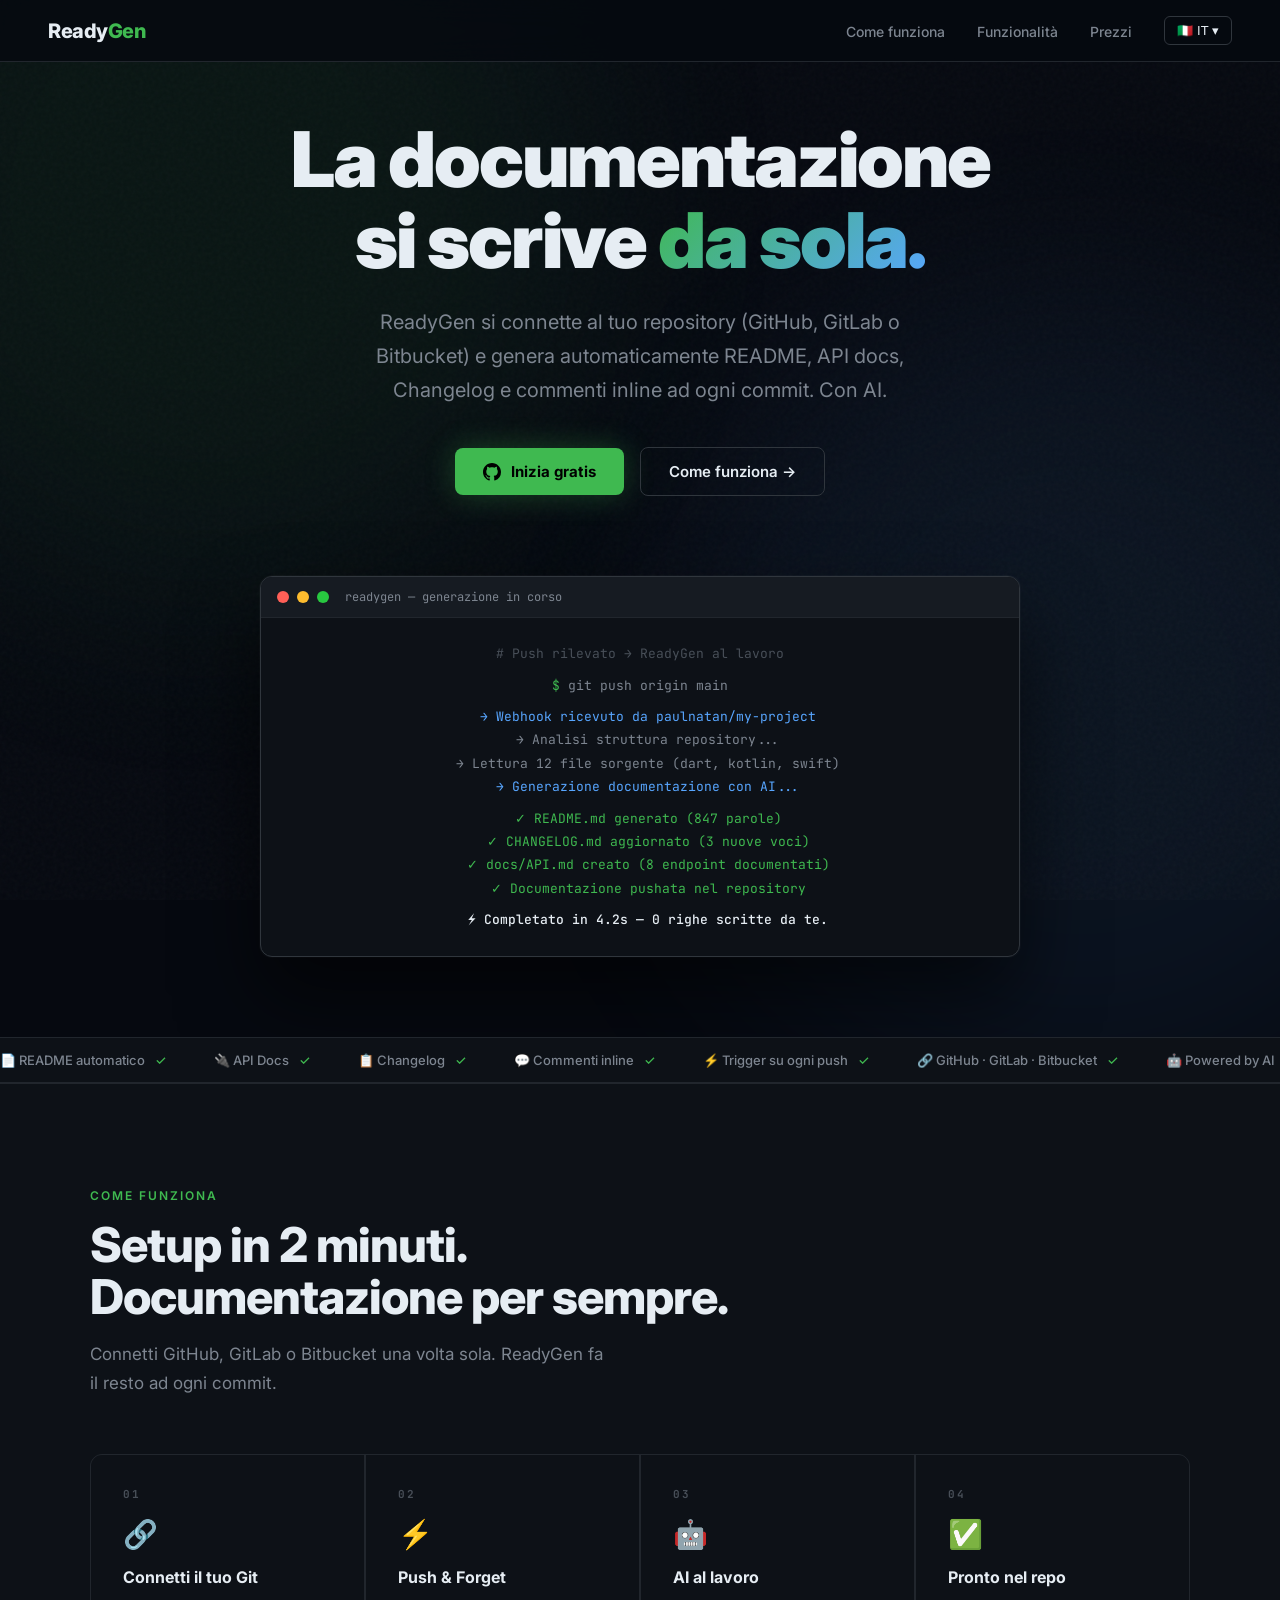
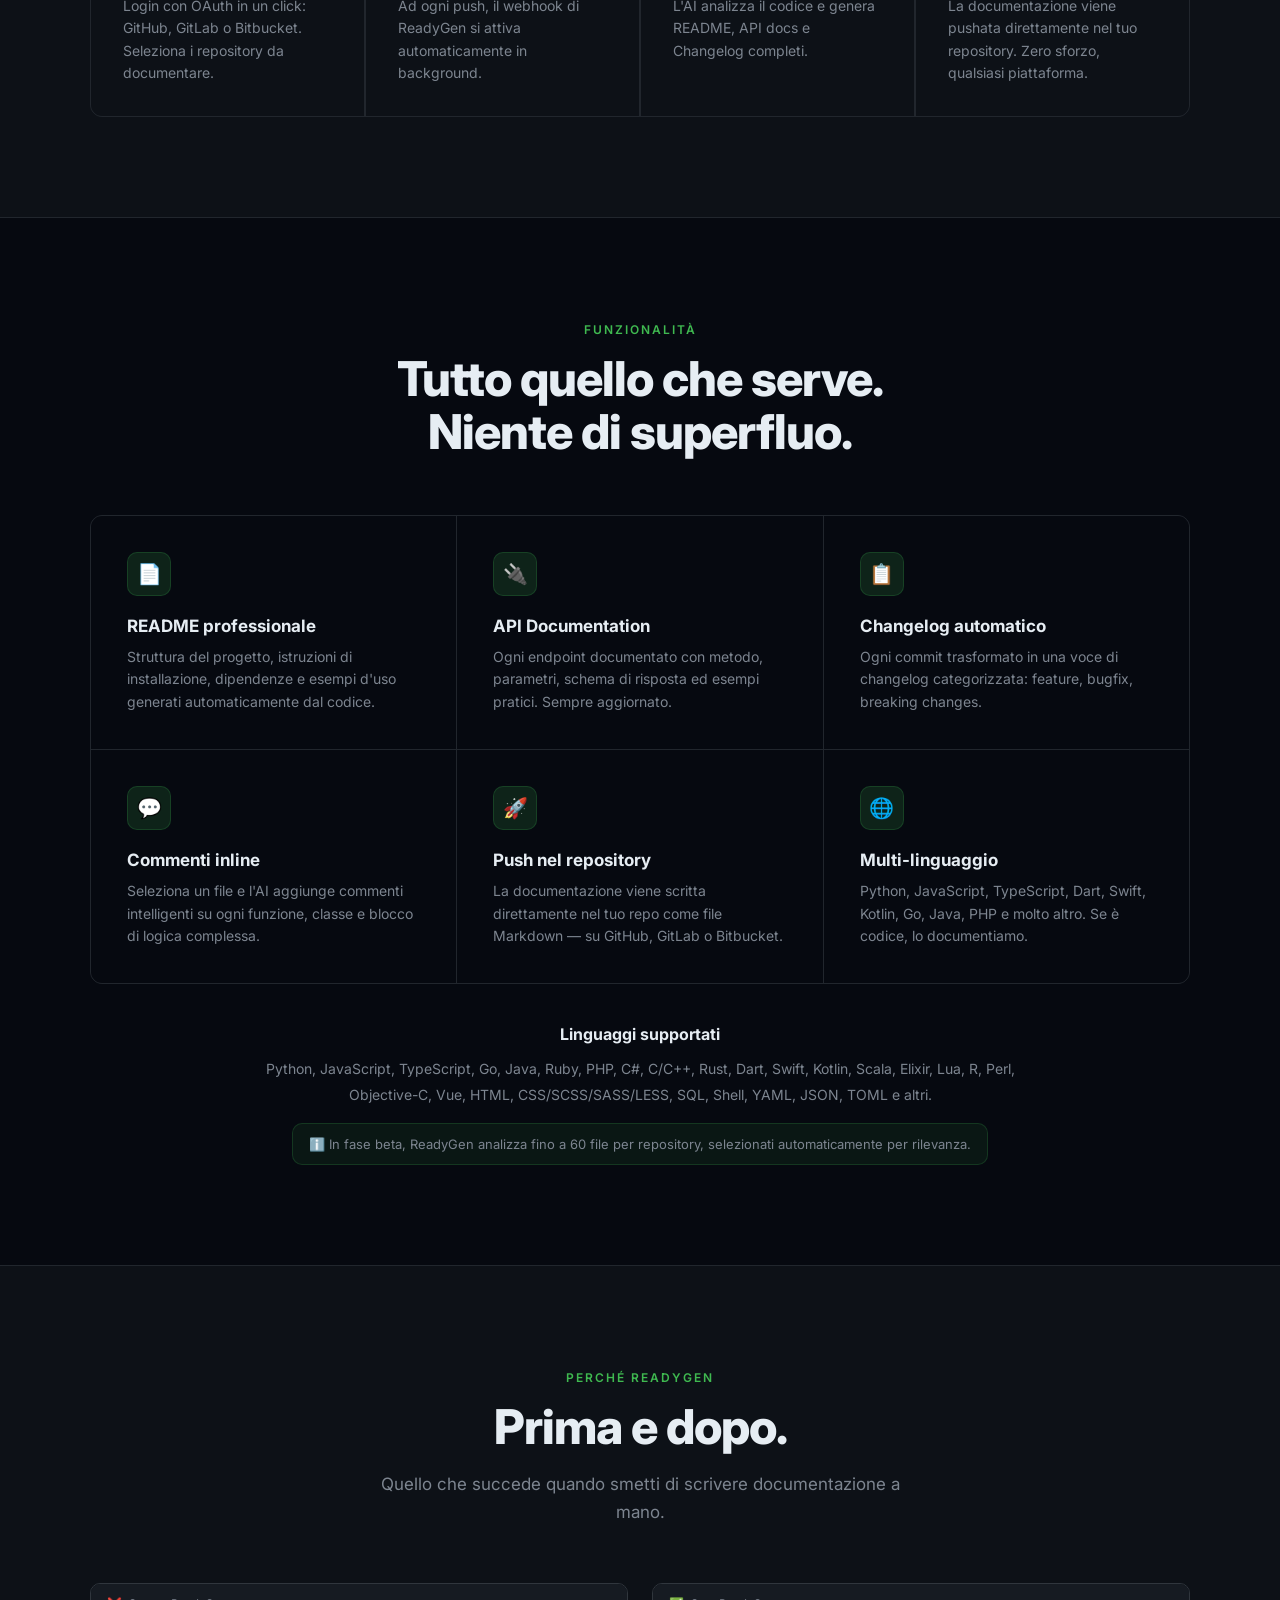
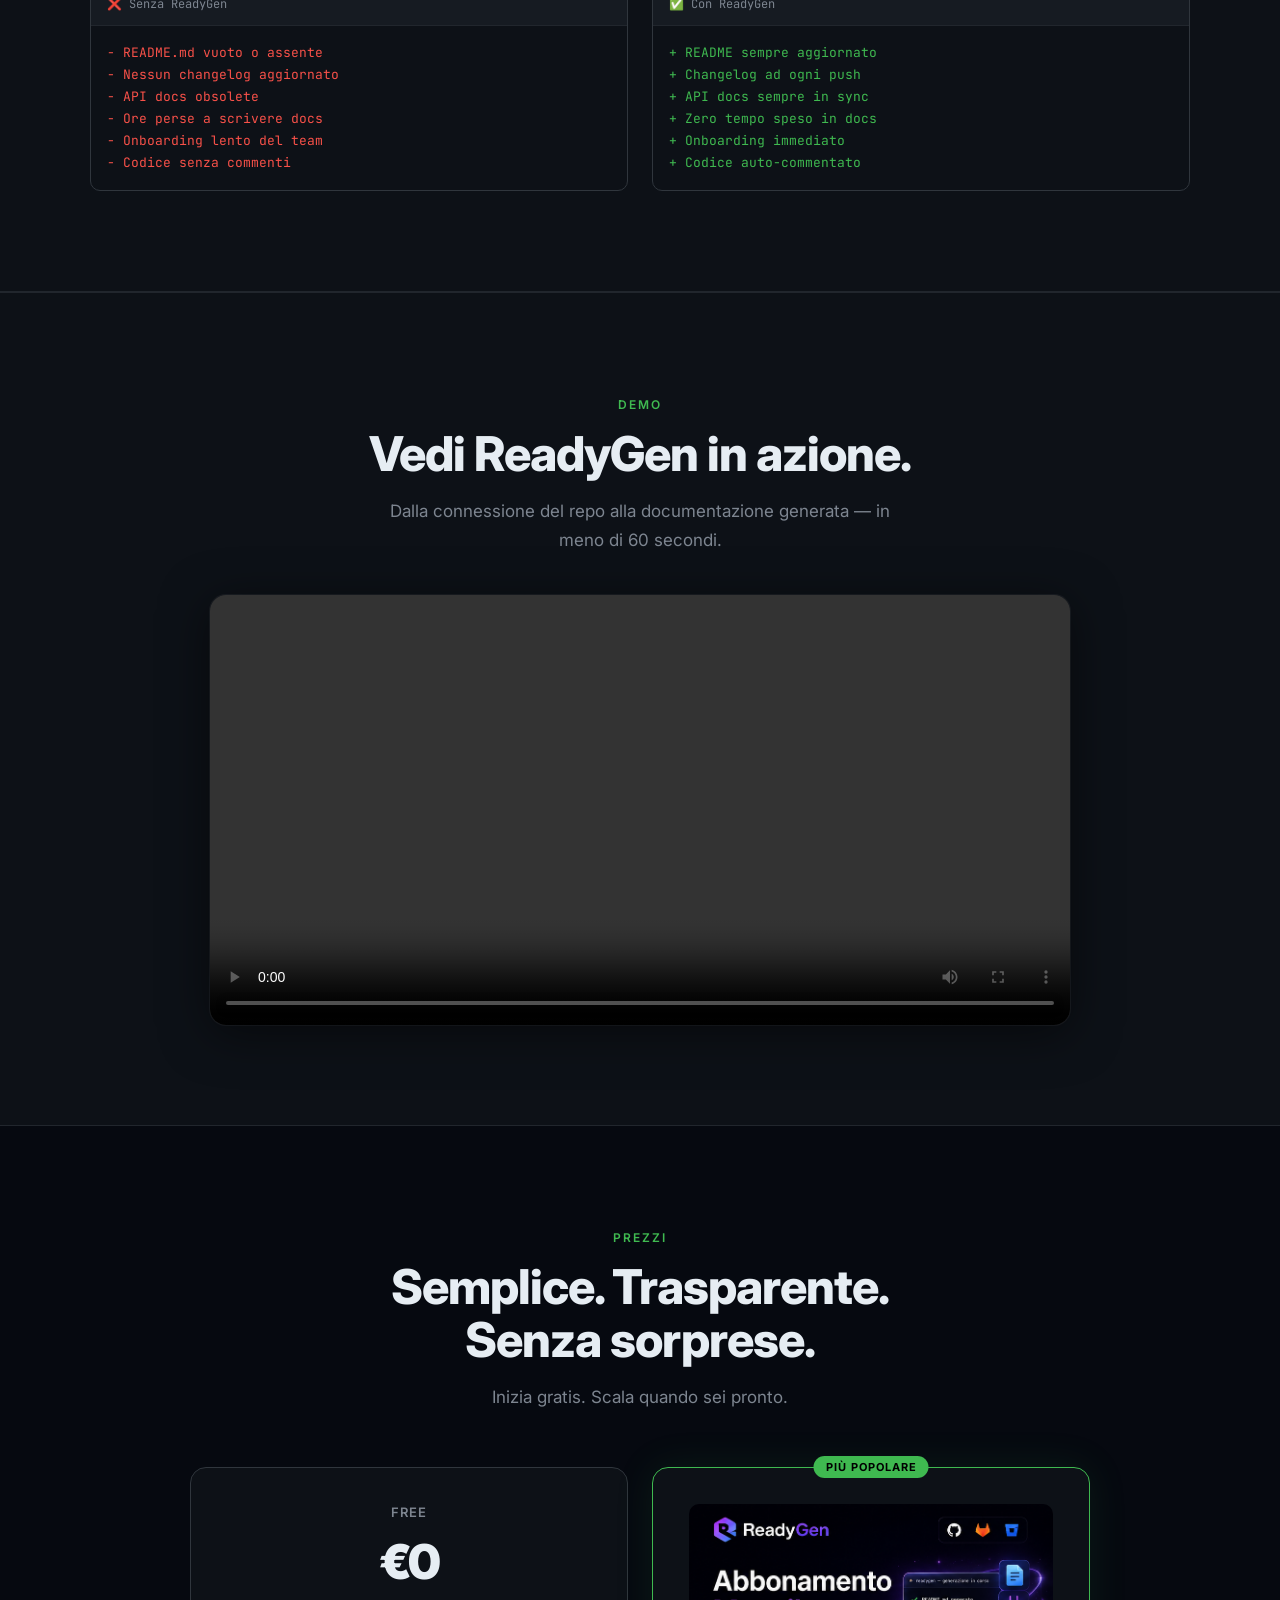
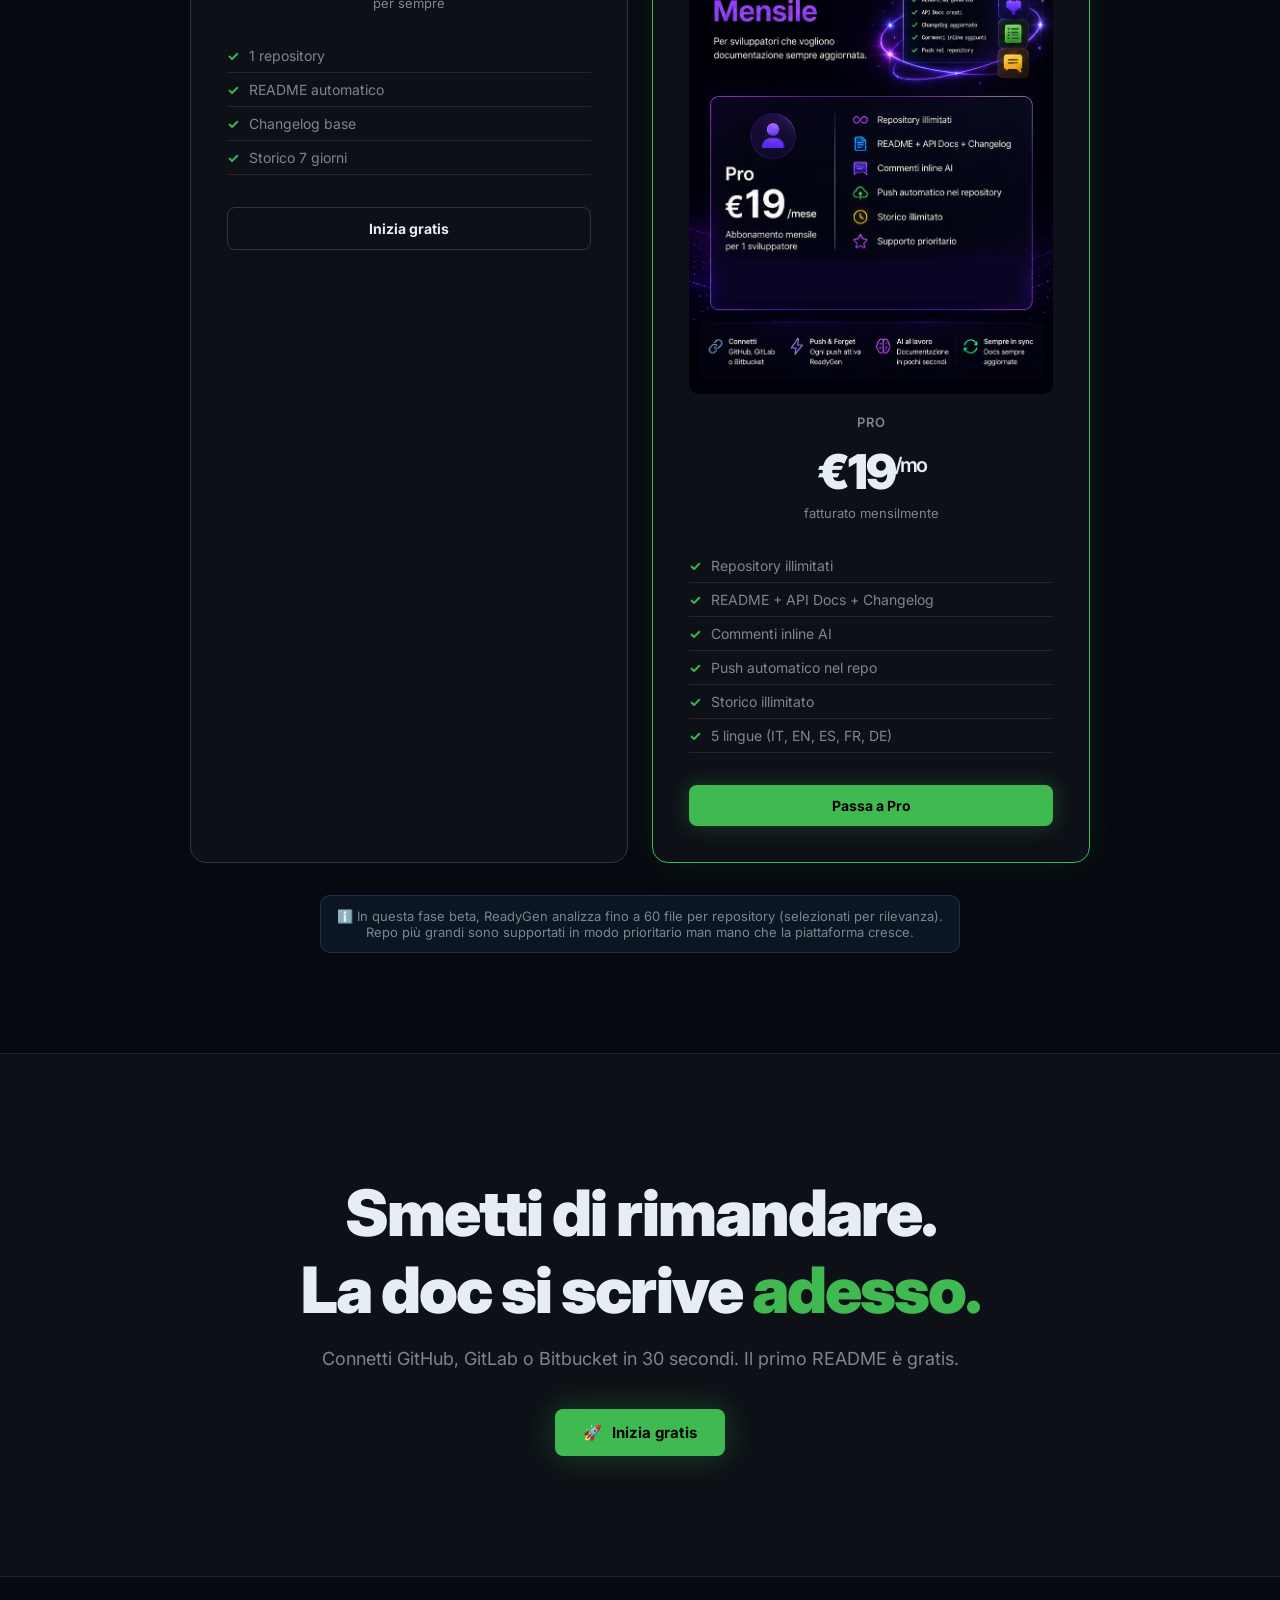
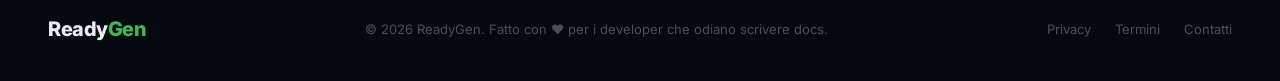
<file: frontend/index.html>
<!DOCTYPE html>
<html lang="it">
<head>
  <meta charset="UTF-8" />
  <meta name="viewport" content="width=device-width, initial-scale=1.0" />
  <title>ReadyGen — AI Documentation Generator for Git Repositories</title>
  <meta name="description" content="ReadyGen auto-generates README, API docs, changelogs, inline comments, OpenAPI specs and SDKs from your GitHub, GitLab or Bitbucket repo. Powered by AI. Free plan available." />
  <meta name="keywords" content="documentation generator, AI documentation, README generator, API docs generator, changelog generator, GitHub documentation, GitLab documentation, developer tools" />
  <meta name="author" content="ReadyGen" />
  <meta name="robots" content="index, follow" />
  <link rel="canonical" href="https://readygen.eu" />

  <!-- Open Graph / Social -->
  <meta property="og:type" content="website" />
  <meta property="og:url" content="https://readygen.eu" />
  <meta property="og:title" content="ReadyGen — AI Documentation Generator for Git Repositories" />
  <meta property="og:description" content="Auto-generate README, API docs, changelogs and more from your GitHub, GitLab or Bitbucket repo using AI. Free plan available." />
  <meta property="og:image" content="https://readygen.eu/images/og-image.png" />

  <!-- Twitter Card -->
  <meta name="twitter:card" content="summary_large_image" />
  <meta name="twitter:title" content="ReadyGen — AI Documentation Generator" />
  <meta name="twitter:description" content="Auto-generate README, API docs, changelogs and more from your Git repo using AI." />
  <meta name="twitter:image" content="https://readygen.eu/images/og-image.png" />

  <!-- JSON-LD Structured Data -->
  <script type="application/ld+json">
  {
    "@context": "https://schema.org",
    "@type": "SoftwareApplication",
    "name": "ReadyGen",
    "url": "https://readygen.eu",
    "description": "AI-powered tool that auto-generates README, API docs, changelogs, inline comments and OpenAPI specs from GitHub, GitLab and Bitbucket repositories.",
    "applicationCategory": "DeveloperApplication",
    "operatingSystem": "Web",
    "offers": [
      {
        "@type": "Offer",
        "name": "Free",
        "price": "0",
        "priceCurrency": "EUR"
      },
      {
        "@type": "Offer",
        "name": "Pro",
        "price": "19",
        "priceCurrency": "EUR"
      }
    ]
  }
  </script>

  <!-- Google Search Console -->
  <meta name="google-site-verification" content="SswtEuU3xH3YLA2gAn4HWTuLlh5A4d7oOahN0scbddI" />
  <link rel="preconnect" href="https://fonts.googleapis.com">
  <link href="https://fonts.googleapis.com/css2?family=Inter:wght@300;400;500;600;700;800;900&family=JetBrains+Mono:wght@400;500&display=swap" rel="stylesheet">
  <style>
    *, *::before, *::after { box-sizing: border-box; margin: 0; padding: 0; }

    :root {
      --bg: #060910;
      --surface: #0d1117;
      --surface2: #161b22;
      --border: #21262d;
      --border2: #30363d;
      --green: #3fb950;
      --green-glow: rgba(63, 185, 80, 0.15);
      --green-dim: rgba(63, 185, 80, 0.6);
      --blue: #58a6ff;
      --purple: #bc8cff;
      --text: #e6edf3;
      --text-muted: #7d8590;
      --text-subtle: #484f58;
      --font: 'Inter', sans-serif;
      --mono: 'JetBrains Mono', monospace;
    }

    html { scroll-behavior: smooth; }

    body {
      background: var(--bg);
      color: var(--text);
      font-family: var(--font);
      overflow-x: hidden;
    }

    /* ─── NOISE TEXTURE ─── */
    body::before {
      content: '';
      position: fixed;
      inset: 0;
      background-image: url("data:image/svg+xml,%3Csvg viewBox='0 0 256 256' xmlns='http://www.w3.org/2000/svg'%3E%3Cfilter id='noise'%3E%3CfeTurbulence type='fractalNoise' baseFrequency='0.9' numOctaves='4' stitchTiles='stitch'/%3E%3C/filter%3E%3Crect width='100%25' height='100%25' filter='url(%23noise)' opacity='0.03'/%3E%3C/svg%3E");
      pointer-events: none;
      z-index: 0;
    }

    /* ─── GLOW BG ─── */
    .bg-glow {
      position: fixed;
      width: 800px;
      height: 800px;
      border-radius: 50%;
      filter: blur(120px);
      opacity: 0.07;
      pointer-events: none;
      z-index: 0;
    }
    .bg-glow-1 { background: #3fb950; top: -200px; left: -200px; }
    .bg-glow-2 { background: #58a6ff; bottom: -200px; right: -200px; }

    /* ─── NAVBAR ─── */
    nav {
      position: fixed;
      top: 0; left: 0; right: 0;
      z-index: 100;
      display: flex;
      align-items: center;
      justify-content: space-between;
      padding: 16px 48px;
      background: rgba(6, 9, 16, 0.8);
      backdrop-filter: blur(20px);
      border-bottom: 1px solid var(--border);
    }

    .nav-logo {
      font-size: 20px;
      font-weight: 800;
      letter-spacing: -0.5px;
      color: var(--text);
    }
    .nav-logo span { color: var(--green); }

    .nav-links {
      display: flex;
      align-items: center;
      gap: 32px;
      list-style: none;
    }
    .nav-links a {
      color: var(--text-muted);
      text-decoration: none;
      font-size: 14px;
      font-weight: 500;
      transition: color 0.2s;
    }
    .nav-links a:hover { color: var(--text); }

    .nav-cta {
      background: var(--green);
      color: #000 !important;
      padding: 8px 18px;
      border-radius: 6px;
      font-weight: 600 !important;
      font-size: 14px !important;
      transition: opacity 0.2s !important;
    }
    .nav-cta:hover { opacity: 0.85; }

    /* ─── HERO ─── */
    .hero {
      position: relative;
      min-height: 100vh;
      display: flex;
      flex-direction: column;
      align-items: center;
      justify-content: center;
      text-align: center;
      padding: 120px 24px 80px;
      z-index: 1;
    }

    .hero-badge {
      display: inline-flex;
      align-items: center;
      gap: 8px;
      background: var(--green-glow);
      border: 1px solid rgba(63, 185, 80, 0.3);
      padding: 6px 14px;
      border-radius: 100px;
      font-size: 13px;
      font-weight: 500;
      color: var(--green);
      margin-bottom: 32px;
      animation: fadeInDown 0.6s ease both;
    }

    .hero-badge .dot {
      width: 6px; height: 6px;
      background: var(--green);
      border-radius: 50%;
      animation: pulse 2s infinite;
    }

    @keyframes pulse {
      0%, 100% { opacity: 1; transform: scale(1); }
      50% { opacity: 0.5; transform: scale(0.8); }
    }

    .hero h1 {
      font-size: clamp(40px, 6vw, 80px);
      font-weight: 900;
      line-height: 1.05;
      letter-spacing: -2px;
      margin-bottom: 24px;
      animation: fadeInDown 0.6s ease 0.1s both;
    }

    .hero h1 .highlight {
      background: linear-gradient(135deg, var(--green) 0%, var(--blue) 100%);
      -webkit-background-clip: text;
      -webkit-text-fill-color: transparent;
      background-clip: text;
    }

    .hero p {
      font-size: clamp(16px, 2vw, 20px);
      color: var(--text-muted);
      max-width: 580px;
      line-height: 1.7;
      margin-bottom: 40px;
      font-weight: 400;
      animation: fadeInDown 0.6s ease 0.2s both;
    }

    .hero-actions {
      display: flex;
      gap: 16px;
      align-items: center;
      flex-wrap: wrap;
      justify-content: center;
      animation: fadeInDown 0.6s ease 0.3s both;
      margin-bottom: 80px;
    }

    .btn-primary {
      display: inline-flex;
      align-items: center;
      gap: 10px;
      background: var(--green);
      color: #000;
      padding: 14px 28px;
      border-radius: 8px;
      font-size: 15px;
      font-weight: 700;
      text-decoration: none;
      transition: all 0.2s;
      box-shadow: 0 0 30px rgba(63, 185, 80, 0.3);
    }
    .btn-primary:hover {
      transform: translateY(-2px);
      box-shadow: 0 0 50px rgba(63, 185, 80, 0.5);
    }

    .btn-secondary {
      display: inline-flex;
      align-items: center;
      gap: 8px;
      background: transparent;
      color: var(--text);
      padding: 14px 28px;
      border-radius: 8px;
      font-size: 15px;
      font-weight: 600;
      text-decoration: none;
      border: 1px solid var(--border2);
      transition: all 0.2s;
    }
    .btn-secondary:hover {
      background: var(--surface2);
      border-color: var(--text-subtle);
    }

    /* ─── TERMINAL MOCKUP ─── */
    .terminal-wrapper {
      width: 100%;
      max-width: 760px;
      animation: fadeInUp 0.8s ease 0.4s both;
    }

    .terminal {
      background: var(--surface);
      border: 1px solid var(--border2);
      border-radius: 12px;
      overflow: hidden;
      box-shadow: 0 40px 80px rgba(0,0,0,0.6), 0 0 0 1px rgba(255,255,255,0.03);
    }

    .terminal-bar {
      display: flex;
      align-items: center;
      gap: 8px;
      padding: 12px 16px;
      background: var(--surface2);
      border-bottom: 1px solid var(--border);
    }

    .terminal-dot {
      width: 12px; height: 12px;
      border-radius: 50%;
    }
    .terminal-dot:nth-child(1) { background: #ff5f57; }
    .terminal-dot:nth-child(2) { background: #febc2e; }
    .terminal-dot:nth-child(3) { background: #28c840; }

    .terminal-title {
      margin-left: 8px;
      font-size: 12px;
      color: var(--text-muted);
      font-family: var(--mono);
    }

    .terminal-body {
      padding: 24px;
      font-family: var(--mono);
      font-size: 13px;
      line-height: 1.8;
    }

    .t-comment { color: var(--text-subtle); }
    .t-command { color: var(--text-muted); }
    .t-command::before { content: '$ '; color: var(--green); }
    .t-output { color: var(--text-muted); padding-left: 16px; }
    .t-success { color: var(--green); }
    .t-info { color: var(--blue); }
    .t-highlight { color: var(--text); font-weight: 500; }
    .t-blank { height: 8px; }

    /* ─── SECTION ─── */
    section {
      position: relative;
      z-index: 1;
      padding: 100px 24px;
    }

    .section-label {
      display: inline-block;
      font-size: 12px;
      font-weight: 600;
      letter-spacing: 2px;
      text-transform: uppercase;
      color: var(--green);
      margin-bottom: 16px;
    }

    .section-title {
      font-size: clamp(28px, 4vw, 48px);
      font-weight: 800;
      letter-spacing: -1px;
      line-height: 1.1;
      margin-bottom: 16px;
    }

    .section-sub {
      font-size: 17px;
      color: var(--text-muted);
      max-width: 520px;
      line-height: 1.7;
    }

    .container {
      max-width: 1100px;
      margin: 0 auto;
    }

    /* ─── HOW IT WORKS ─── */
    .how-it-works {
      background: var(--surface);
      border-top: 1px solid var(--border);
      border-bottom: 1px solid var(--border);
    }

    .steps {
      display: grid;
      grid-template-columns: repeat(auto-fit, minmax(220px, 1fr));
      gap: 2px;
      background: var(--border);
      border: 1px solid var(--border);
      border-radius: 12px;
      overflow: hidden;
      margin-top: 56px;
    }

    .step {
      background: var(--surface);
      padding: 32px;
      position: relative;
    }

    .step-num {
      font-size: 11px;
      font-weight: 700;
      letter-spacing: 2px;
      text-transform: uppercase;
      color: var(--text-subtle);
      margin-bottom: 16px;
      font-family: var(--mono);
    }

    .step-icon {
      font-size: 28px;
      margin-bottom: 16px;
    }

    .step h3 {
      font-size: 16px;
      font-weight: 700;
      margin-bottom: 8px;
    }

    .step p {
      font-size: 14px;
      color: var(--text-muted);
      line-height: 1.6;
    }

    .step-arrow {
      position: absolute;
      right: -12px;
      top: 50%;
      transform: translateY(-50%);
      color: var(--text-subtle);
      font-size: 20px;
      z-index: 2;
    }

    /* ─── FEATURES ─── */
    .features-grid {
      display: grid;
      grid-template-columns: repeat(auto-fit, minmax(300px, 1fr));
      gap: 1px;
      background: var(--border);
      border: 1px solid var(--border);
      border-radius: 12px;
      overflow: hidden;
      margin-top: 56px;
    }

    .feature {
      background: var(--bg);
      padding: 36px;
      transition: background 0.2s;
    }

    .feature:hover { background: var(--surface); }

    .feature-icon {
      width: 44px; height: 44px;
      background: var(--green-glow);
      border: 1px solid rgba(63, 185, 80, 0.2);
      border-radius: 10px;
      display: flex;
      align-items: center;
      justify-content: center;
      font-size: 20px;
      margin-bottom: 20px;
    }

    .feature h3 {
      font-size: 17px;
      font-weight: 700;
      margin-bottom: 10px;
    }

    .feature p {
      font-size: 14px;
      color: var(--text-muted);
      line-height: 1.6;
    }

    /* ─── PRICING ─── */
    .pricing-grid {
      display: grid;
      grid-template-columns: repeat(auto-fit, minmax(280px, 1fr));
      gap: 24px;
      margin-top: 56px;
      max-width: 900px;
      margin-left: auto;
      margin-right: auto;
    }

    .pricing-card {
      background: var(--surface);
      border: 1px solid var(--border2);
      border-radius: 16px;
      padding: 36px;
      position: relative;
      transition: transform 0.2s, border-color 0.2s;
    }

    .pricing-card:hover {
      transform: translateY(-4px);
    }

    .pricing-card.featured {
      border-color: var(--green);
      box-shadow: 0 0 40px rgba(63, 185, 80, 0.1);
    }

    .pricing-badge {
      position: absolute;
      top: -12px;
      left: 50%;
      transform: translateX(-50%);
      background: var(--green);
      color: #000;
      font-size: 11px;
      font-weight: 700;
      letter-spacing: 1px;
      text-transform: uppercase;
      padding: 4px 12px;
      border-radius: 100px;
    }

    .pricing-plan {
      font-size: 13px;
      font-weight: 600;
      letter-spacing: 1px;
      text-transform: uppercase;
      color: var(--text-muted);
      margin-bottom: 12px;
    }

    .pricing-price {
      font-size: 48px;
      font-weight: 900;
      letter-spacing: -2px;
      margin-bottom: 4px;
    }

    .pricing-price sup {
      font-size: 20px;
      font-weight: 600;
      vertical-align: super;
    }

    .pricing-period {
      font-size: 13px;
      color: var(--text-muted);
      margin-bottom: 28px;
    }

    .pricing-features {
      list-style: none;
      margin-bottom: 32px;
    }

    .pricing-features li {
      font-size: 14px;
      color: var(--text-muted);
      padding: 8px 0;
      border-bottom: 1px solid var(--border);
      display: flex;
      align-items: center;
      gap: 10px;
    }

    .pricing-features li::before {
      content: '✓';
      color: var(--green);
      font-weight: 700;
      flex-shrink: 0;
    }

    .pricing-btn {
      display: block;
      text-align: center;
      padding: 12px;
      border-radius: 8px;
      font-size: 14px;
      font-weight: 700;
      text-decoration: none;
      transition: all 0.2s;
    }

    .pricing-btn-outline {
      border: 1px solid var(--border2);
      color: var(--text);
    }
    .pricing-btn-outline:hover { background: var(--surface2); }

    .pricing-btn-green {
      background: var(--green);
      color: #000;
      box-shadow: 0 0 20px rgba(63, 185, 80, 0.3);
    }
    .pricing-btn-green:hover { opacity: 0.85; }

    /* ─── SOCIAL PROOF ─── */
    .stats {
      display: grid;
      grid-template-columns: repeat(3, 1fr);
      gap: 1px;
      background: var(--border);
      border: 1px solid var(--border);
      border-radius: 12px;
      overflow: hidden;
      margin-top: 56px;
      max-width: 700px;
      margin-left: auto;
      margin-right: auto;
    }

    .stat {
      background: var(--surface);
      padding: 40px 24px;
      text-align: center;
    }

    .stat-num {
      font-size: 40px;
      font-weight: 900;
      letter-spacing: -2px;
      background: linear-gradient(135deg, var(--green), var(--blue));
      -webkit-background-clip: text;
      -webkit-text-fill-color: transparent;
      background-clip: text;
    }

    .stat-label {
      font-size: 13px;
      color: var(--text-muted);
      margin-top: 4px;
    }

    /* ─── FOOTER CTA ─── */
    .footer-cta {
      text-align: center;
      padding: 120px 24px;
      background: var(--surface);
      border-top: 1px solid var(--border);
    }

    .footer-cta h2 {
      font-size: clamp(32px, 5vw, 64px);
      font-weight: 900;
      letter-spacing: -2px;
      margin-bottom: 20px;
    }

    .footer-cta p {
      font-size: 18px;
      color: var(--text-muted);
      margin-bottom: 40px;
    }

    /* ─── FOOTER ─── */
    footer {
      padding: 40px 48px;
      border-top: 1px solid var(--border);
      display: flex;
      align-items: center;
      justify-content: space-between;
      font-size: 13px;
      color: var(--text-subtle);
      position: relative;
      z-index: 1;
    }

    /* ─── ANIMATIONS ─── */
    @keyframes fadeInDown {
      from { opacity: 0; transform: translateY(-20px); }
      to { opacity: 1; transform: translateY(0); }
    }

    @keyframes fadeInUp {
      from { opacity: 0; transform: translateY(40px); }
      to { opacity: 1; transform: translateY(0); }
    }

    .reveal {
      opacity: 0;
      transform: translateY(30px);
      transition: opacity 0.7s ease, transform 0.7s ease;
    }

    .reveal.visible {
      opacity: 1;
      transform: translateY(0);
    }

    /* ─── TICKER ─── */
    .ticker-wrap {
      overflow: hidden;
      border-top: 1px solid var(--border);
      border-bottom: 1px solid var(--border);
      background: var(--surface);
      padding: 14px 0;
      position: relative;
      z-index: 1;
    }

    .ticker {
      display: flex;
      gap: 48px;
      animation: ticker 20s linear infinite;
      white-space: nowrap;
    }

    .ticker-item {
      font-size: 13px;
      font-weight: 500;
      color: var(--text-muted);
      display: flex;
      align-items: center;
      gap: 10px;
    }

    .ticker-item span { color: var(--green); }

    @keyframes ticker {
      from { transform: translateX(0); }
      to { transform: translateX(-50%); }
    }

    /* ─── CODE DIFF ─── */
    .diff {
      background: var(--surface);
      border: 1px solid var(--border2);
      border-radius: 10px;
      overflow: hidden;
      font-family: var(--mono);
      font-size: 13px;
      line-height: 1.7;
    }

    .diff-bar {
      padding: 10px 16px;
      background: var(--surface2);
      border-bottom: 1px solid var(--border);
      font-size: 12px;
      color: var(--text-muted);
    }

    .diff-body { padding: 16px; }
    .diff-add { color: var(--green); }
    .diff-add::before { content: '+ '; }
    .diff-remove { color: #f85149; }
    .diff-remove::before { content: '- '; }
    .diff-neutral { color: var(--text-muted); padding-left: 14px; }

    @media (max-width: 768px) {
      nav { padding: 16px 24px; }
      .nav-links { display: none; }
      footer { flex-direction: column; gap: 12px; text-align: center; }
      .stats { grid-template-columns: 1fr; }
    }
  </style>
</head>
<body>

<div class="bg-glow bg-glow-1"></div>
<div class="bg-glow bg-glow-2"></div>

<!-- NAVBAR -->
<nav>
  <div class="nav-logo">Ready<span>Gen</span></div>
  <ul class="nav-links" id="nav-links">
    <li><a href="#come-funziona" id="nav-how">Come funziona</a></li>
    <li><a href="#features" id="nav-features">Funzionalità</a></li>
    <li><a href="#prezzi" id="nav-pricing">Prezzi</a></li>
    <li>
      <div style="position:relative; display:inline-block;" id="lang-selector-wrap">
        <button id="lang-btn" onclick="toggleLangMenu()" style="display:flex;align-items:center;gap:6px;background:transparent;border:1px solid var(--border2);border-radius:6px;padding:6px 12px;color:var(--text);font-size:13px;cursor:pointer;">🇮🇹 IT ▾</button>
        <div id="lang-menu" style="display:none;position:absolute;top:calc(100% + 6px);right:0;background:var(--surface2);border:1px solid var(--border2);border-radius:8px;overflow:hidden;z-index:200;min-width:140px;box-shadow:0 8px 24px rgba(0,0,0,0.4);">
          <div onclick="setLang('it')" style="display:flex;align-items:center;gap:8px;padding:10px 14px;font-size:13px;cursor:pointer;color:var(--text-muted);" onmouseover="this.style.background='var(--border)'" onmouseout="this.style.background=''">🇮🇹 Italiano</div>
          <div onclick="setLang('en')" style="display:flex;align-items:center;gap:8px;padding:10px 14px;font-size:13px;cursor:pointer;color:var(--text-muted);" onmouseover="this.style.background='var(--border)'" onmouseout="this.style.background=''">🇬🇧 English</div>
          <div onclick="setLang('es')" style="display:flex;align-items:center;gap:8px;padding:10px 14px;font-size:13px;cursor:pointer;color:var(--text-muted);" onmouseover="this.style.background='var(--border)'" onmouseout="this.style.background=''">🇪🇸 Español</div>
          <div onclick="setLang('fr')" style="display:flex;align-items:center;gap:8px;padding:10px 14px;font-size:13px;cursor:pointer;color:var(--text-muted);" onmouseover="this.style.background='var(--border)'" onmouseout="this.style.background=''">🇫🇷 Français</div>
          <div onclick="setLang('de')" style="display:flex;align-items:center;gap:8px;padding:10px 14px;font-size:13px;cursor:pointer;color:var(--text-muted);" onmouseover="this.style.background='var(--border)'" onmouseout="this.style.background=''">🇩🇪 Deutsch</div>
        </div>
      </div>
    </li>
  </ul>
</nav>

<!-- PROVIDER PICKER MODAL -->
<div id="provider-modal" onclick="if(event.target===this)closeProviderModal()" style="display:none;position:fixed;inset:0;z-index:9999;background:rgba(0,0,0,0.7);backdrop-filter:blur(6px);align-items:center;justify-content:center;">
  <div style="background:var(--surface);border:1px solid var(--border2);border-radius:16px;padding:32px 28px;width:360px;max-width:90vw;box-shadow:0 24px 64px rgba(0,0,0,0.6);">
    <h3 style="font-size:18px;font-weight:700;margin-bottom:6px;text-align:center;" id="modal-provider-title">Scegli come accedere</h3>
    <p style="font-size:13px;color:var(--text-muted);text-align:center;margin-bottom:24px;" id="modal-provider-sub">Connetti il tuo account Git in un click</p>
    <div style="display:flex;flex-direction:column;gap:12px;">
      <a href="https://docpilot-4zg9.onrender.com/auth/login/github" style="display:flex;align-items:center;gap:14px;padding:14px 18px;background:var(--surface2);border:1px solid var(--border2);border-radius:10px;text-decoration:none;color:var(--text);font-weight:600;font-size:14px;transition:all 0.2s;" onmouseover="this.style.borderColor='#58a6ff';this.style.background='#0d1520'" onmouseout="this.style.borderColor='var(--border2)';this.style.background='var(--surface2)'">
        <svg height="24" viewBox="0 0 16 16" fill="currentColor"><path d="M8 0C3.58 0 0 3.58 0 8c0 3.54 2.29 6.53 5.47 7.59.4.07.55-.17.55-.38 0-.19-.01-.82-.01-1.49-2.01.37-2.53-.49-2.69-.94-.09-.23-.48-.94-.82-1.13-.28-.15-.68-.52-.01-.53.63-.01 1.08.58 1.23.82.72 1.21 1.87.87 2.33.66.07-.52.28-.87.51-1.07-1.78-.2-3.64-.89-3.64-3.95 0-.87.31-1.59.82-2.15-.08-.2-.36-1.02.08-2.12 0 0 .67-.21 2.2.82.64-.18 1.32-.27 2-.27.68 0 1.36.09 2 .27 1.53-1.04 2.2-.82 2.2-.82.44 1.1.16 1.92.08 2.12.51.56.82 1.27.82 2.15 0 3.07-1.87 3.75-3.65 3.95.29.25.54.73.54 1.48 0 1.07-.01 1.93-.01 2.2 0 .21.15.46.55.38A8.013 8.013 0 0016 8c0-4.42-3.58-8-8-8z"/></svg>
        <span id="btn-login-github">Continua con GitHub</span>
        <span style="margin-left:auto;font-size:12px;color:var(--text-muted);">100M utenti</span>
      </a>
      <a href="https://docpilot-4zg9.onrender.com/auth/login/gitlab" style="display:flex;align-items:center;gap:14px;padding:14px 18px;background:var(--surface2);border:1px solid var(--border2);border-radius:10px;text-decoration:none;color:var(--text);font-weight:600;font-size:14px;transition:all 0.2s;" onmouseover="this.style.borderColor='#fc6d26';this.style.background='#160d07'" onmouseout="this.style.borderColor='var(--border2)';this.style.background='var(--surface2)'">
        <svg height="24" viewBox="0 0 380 380" fill="#fc6d26"><path d="M282.83 170.73l-.27-.69-26.14-68.22a6.81 6.81 0 00-2.57-3.15 7 7 0 00-8.56.43 7 7 0 00-2.32 3.53l-17.65 54H154.29l-17.65-54a6.86 6.86 0 00-2.32-3.53 7 7 0 00-8.56-.43 6.87 6.87 0 00-2.57 3.15L97.44 170l-.27.69a48.34 48.34 0 0016 55.92l.09.07.24.17 39.82 29.82 19.7 14.91 12 9.06a8.07 8.07 0 009.76 0l12-9.06 19.7-14.91 40.06-30 .1-.08a48.35 48.35 0 0016.03-55.86z"/></svg>
        <span id="btn-login-gitlab">Continua con GitLab</span>
        <span style="margin-left:auto;font-size:12px;color:var(--text-muted);">Enterprise</span>
      </a>
      <a href="https://docpilot-4zg9.onrender.com/auth/login/bitbucket" style="display:flex;align-items:center;gap:14px;padding:14px 18px;background:var(--surface2);border:1px solid var(--border2);border-radius:10px;text-decoration:none;color:var(--text);font-weight:600;font-size:14px;transition:all 0.2s;" onmouseover="this.style.borderColor='#2684ff';this.style.background='#070d1a'" onmouseout="this.style.borderColor='var(--border2)';this.style.background='var(--surface2)'">
        <svg height="24" viewBox="0 0 32 32" fill="#2684ff"><path d="M2 4a2 2 0 00-2 2.31L4.31 26a2 2 0 001.96 1.62h19.56A2 2 0 0027.78 26L32 6.31A2 2 0 0030 4zm18.08 14.39h-8.18l-2.09-9.39h12.34z"/></svg>
        <span id="btn-login-bitbucket">Continua con Bitbucket</span>
        <span style="margin-left:auto;font-size:12px;color:var(--text-muted);">Atlassian</span>
      </a>
    </div>
    <p style="margin-top:20px;text-align:center;font-size:12px;color:var(--text-subtle);">🔒 Leggiamo solo il codice. Non modifichiamo nulla senza tua conferma.</p>
  </div>
</div>

<!-- HERO -->
<section class="hero">

  <h1 id="hero-title"></h1>
  <p id="hero-sub"></p>

  <div class="hero-actions">
    <a href="#" class="btn-primary" id="hero-cta" onclick="openProviderModal(event)">
      <svg height="18" viewBox="0 0 16 16" fill="currentColor"><path d="M8 0C3.58 0 0 3.58 0 8c0 3.54 2.29 6.53 5.47 7.59.4.07.55-.17.55-.38 0-.19-.01-.82-.01-1.49-2.01.37-2.53-.49-2.69-.94-.09-.23-.48-.94-.82-1.13-.28-.15-.68-.52-.01-.53.63-.01 1.08.58 1.23.82.72 1.21 1.87.87 2.33.66.07-.52.28-.87.51-1.07-1.78-.2-3.64-.89-3.64-3.95 0-.87.31-1.59.82-2.15-.08-.2-.36-1.02.08-2.12 0 0 .67-.21 2.2.82.64-.18 1.32-.27 2-.27.68 0 1.36.09 2 .27 1.53-1.04 2.2-.82 2.2-.82.44 1.1.16 1.92.08 2.12.51.56.82 1.27.82 2.15 0 3.07-1.87 3.75-3.65 3.95.29.25.54.73.54 1.48 0 1.07-.01 1.93-.01 2.2 0 .21.15.46.55.38A8.013 8.013 0 0016 8c0-4.42-3.58-8-8-8z"/></svg>
    </a>
    <a href="#come-funziona" class="btn-secondary" id="hero-how"></a>
  </div>

  <!-- Terminal -->
  <div class="terminal-wrapper">
    <div class="terminal">
      <div class="terminal-bar">
        <div class="terminal-dot"></div>
        <div class="terminal-dot"></div>
        <div class="terminal-dot"></div>
        <span class="terminal-title" id="terminal-title"></span>
      </div>
      <div class="terminal-body">
        <div class="t-comment" id="t1"></div>
        <div class="t-blank"></div>
        <div class="t-command">git push origin main</div>
        <div class="t-blank"></div>
        <div class="t-output t-info" id="t2"></div>
        <div class="t-output" id="t3"></div>
        <div class="t-output" id="t4"></div>
        <div class="t-output t-info" id="t5"></div>
        <div class="t-blank"></div>
        <div class="t-output t-success" id="t6"></div>
        <div class="t-output t-success" id="t7"></div>
        <div class="t-output t-success" id="t8"></div>
        <div class="t-output t-success" id="t9"></div>
        <div class="t-blank"></div>
        <div class="t-output t-highlight" id="t10"></div>
      </div>
    </div>
  </div>
</section>

<!-- TICKER -->
<div class="ticker-wrap">
  <div class="ticker">
    <div class="ticker-item">📄 README automatico <span>✓</span></div>
    <div class="ticker-item">🔌 API Docs <span>✓</span></div>
    <div class="ticker-item">📋 Changelog <span>✓</span></div>
    <div class="ticker-item">💬 Commenti inline <span>✓</span></div>
    <div class="ticker-item">⚡ Trigger su ogni push <span>✓</span></div>
    <div class="ticker-item">🔗 GitHub · GitLab · Bitbucket <span>✓</span></div>
    <div class="ticker-item">🤖 Powered by AI <span>✓</span></div>
    <div class="ticker-item">📄 README automatico <span>✓</span></div>
    <div class="ticker-item">🔌 API Docs <span>✓</span></div>
    <div class="ticker-item">📋 Changelog <span>✓</span></div>
    <div class="ticker-item">💬 Commenti inline <span>✓</span></div>
    <div class="ticker-item">⚡ Trigger su ogni push <span>✓</span></div>
    <div class="ticker-item">🔗 GitHub · GitLab · Bitbucket <span>✓</span></div>
    <div class="ticker-item">🤖 Powered by AI <span>✓</span></div>
  </div>
</div>

<!-- COME FUNZIONA -->
<section class="how-it-works" id="come-funziona">
  <div class="container">
    <div class="reveal">
      <div class="section-label" id="how-label">Come funziona</div>
      <h2 class="section-title" id="how-title">Setup in 2 minuti.<br/>Documentazione per sempre.</h2>
      <p class="section-sub" id="how-sub">Connetti GitHub, GitLab o Bitbucket una volta sola. ReadyGen fa il resto ad ogni commit.</p>
    </div>

    <div class="steps reveal">
      <div class="step">
        <div class="step-num">01</div>
        <div class="step-icon">🔗</div>
        <h3 id="step1-title">Connetti il tuo Git</h3>
        <p id="step1-desc">Login con OAuth in un click: GitHub, GitLab o Bitbucket. Seleziona i repository da documentare.</p>
      </div>
      <div class="step">
        <div class="step-num">02</div>
        <div class="step-icon">⚡</div>
        <h3 id="step2-title">Push & Forget</h3>
        <p id="step2-desc">Ad ogni push, il webhook di ReadyGen si attiva automaticamente in background.</p>
      </div>
      <div class="step">
        <div class="step-num">03</div>
        <div class="step-icon">🤖</div>
        <h3 id="step3-title">AI al lavoro</h3>
        <p id="step3-desc">L'AI analizza il codice e genera README, API docs e Changelog completi.</p>
      </div>
      <div class="step">
        <div class="step-num">04</div>
        <div class="step-icon">✅</div>
        <h3 id="step4-title">Pronto nel tuo repo</h3>
        <p id="step4-desc">La documentazione viene pushata direttamente nel tuo repository. Zero sforzo, qualsiasi piattaforma.</p>
      </div>
    </div>
  </div>
</section>

<!-- FEATURES -->
<section id="features">
  <div class="container">
    <div class="reveal" style="text-align:center; margin-bottom: 0;">
      <div class="section-label" id="feat-label">Funzionalità</div>
      <h2 class="section-title" id="feat-title">Tutto quello che serve.<br/>Niente di superfluo.</h2>
    </div>

    <div class="features-grid reveal">
      <div class="feature">
        <div class="feature-icon">📄</div>
        <h3 id="f1-title">README professionale</h3>
        <p id="f1-desc">Struttura del progetto, istruzioni di installazione, dipendenze e esempi d'uso generati automaticamente dal codice.</p>
      </div>
      <div class="feature">
        <div class="feature-icon">🔌</div>
        <h3 id="f2-title">API Documentation</h3>
        <p id="f2-desc">Ogni endpoint documentato con metodo, parametri, schema di risposta ed esempi pratici. Sempre aggiornato.</p>
      </div>
      <div class="feature">
        <div class="feature-icon">📋</div>
        <h3 id="f3-title">Changelog automatico</h3>
        <p id="f3-desc">Ogni commit trasformato in una voce di changelog categorizzata: feature, bugfix, breaking changes.</p>
      </div>
      <div class="feature">
        <div class="feature-icon">💬</div>
        <h3 id="f4-title">Commenti inline</h3>
        <p id="f4-desc">Seleziona un file e l'AI aggiunge commenti intelligenti su ogni funzione, classe e blocco di logica complessa.</p>
      </div>
      <div class="feature">
        <div class="feature-icon">🚀</div>
        <h3 id="f5-title">Push nel repository</h3>
        <p id="f5-desc">La documentazione viene scritta direttamente nel tuo repo come file Markdown — su GitHub, GitLab o Bitbucket. Sempre in sync col codice.</p>
      </div>
      <div class="feature">
        <div class="feature-icon">🌐</div>
        <h3 id="f6-title">Multi-linguaggio</h3>
        <p id="f6-desc">Python, JavaScript, TypeScript, Dart, Swift, Kotlin, Go, Java, PHP e molto altro. Se è codice, lo documentiamo.</p>
      </div>
    </div>

    <div class="reveal" style="margin-top:40px; text-align:center; max-width:760px; margin-left:auto; margin-right:auto;">
      <p id="feat-langs-title" style="font-weight:700; margin-bottom:12px; color: var(--text);">Linguaggi supportati</p>
      <p id="feat-langs-list" style="color: var(--text-muted); font-size:14px; line-height:1.8;">Python, JavaScript, TypeScript, Go, Java, Ruby, PHP, C#, C/C++, Rust, Dart, Swift, Kotlin, Scala, Elixir, Lua, R, Perl, Objective-C, Vue, HTML, CSS/SCSS/SASS/LESS, SQL, Shell, YAML, JSON, TOML e altri.</p>
      <p id="feat-beta-note" style="margin-top:16px; font-size:13px; color: var(--text-muted); background: rgba(63,185,80,0.08); border:1px solid rgba(63,185,80,0.2); border-radius:10px; padding:12px 16px; display:inline-block;">ℹ️ In fase beta, ReadyGen analizza fino a 60 file per repository, selezionati automaticamente per rilevanza.</p>
    </div>
  </div>
</section>

<!-- CONFRONTO -->
<section style="background: var(--surface); border-top: 1px solid var(--border); border-bottom: 1px solid var(--border);">
  <div class="container">
    <div class="reveal" style="text-align: center; margin-bottom: 56px;">
      <div class="section-label" id="why-label">Perché ReadyGen</div>
      <h2 class="section-title" id="why-title">Prima e dopo.</h2>
      <p class="section-sub" id="why-sub" style="margin: 0 auto;">Quello che succede quando smetti di scrivere documentazione a mano.</p>
    </div>

    <div style="display: grid; grid-template-columns: 1fr 1fr; gap: 24px;" class="reveal">
      <div class="diff">
        <div class="diff-bar" id="diff-before-title">❌ Senza ReadyGen</div>
        <div class="diff-body">
          <div class="diff-remove" id="db1">README.md vuoto o assente</div>
          <div class="diff-remove" id="db2">Nessun changelog aggiornato</div>
          <div class="diff-remove" id="db3">API docs obsolete</div>
          <div class="diff-remove" id="db4">Ore perse a scrivere docs</div>
          <div class="diff-remove" id="db5">Onboarding lento del team</div>
          <div class="diff-remove" id="db6">Codice senza commenti</div>
        </div>
      </div>
      <div class="diff">
        <div class="diff-bar" id="diff-after-title">✅ Con ReadyGen</div>
        <div class="diff-body">
          <div class="diff-add" id="da1">README sempre aggiornato</div>
          <div class="diff-add" id="da2">Changelog ad ogni push</div>
          <div class="diff-add" id="da3">API docs sempre in sync</div>
          <div class="diff-add" id="da4">Zero tempo speso in docs</div>
          <div class="diff-add" id="da5">Onboarding immediato</div>
          <div class="diff-add" id="da6">Codice auto-commentato</div>
        </div>
      </div>
    </div>
  </div>
</section>

<!-- VIDEO DEMO -->
<section id="demo" style="background: var(--surface); border-top: 1px solid var(--border); border-bottom: 1px solid var(--border);">
  <div class="container">
    <div class="reveal" style="text-align:center; margin-bottom:40px;">
      <div class="section-label" id="demo-label">Demo</div>
      <h2 class="section-title" id="demo-title">Vedi ReadyGen in azione.</h2>
      <p class="section-sub" id="demo-sub" style="margin:0 auto;">Dalla connessione del repo alla documentazione generata — in meno di 60 secondi.</p>
    </div>
    <div class="reveal" style="max-width:860px; margin:0 auto;">
      <div style="position:relative; border-radius:16px; overflow:hidden; box-shadow:0 8px 48px rgba(0,0,0,0.5), 0 0 0 1px rgba(255,255,255,0.06);">
        <video
          controls
          preload="metadata"
          style="width:100%; display:block; background:#0d1117;"
          poster=""
        >
          <source src="images/demo_web.mp4" type="video/mp4" />
          Il tuo browser non supporta il tag video.
        </video>
      </div>
    </div>
  </div>
</section>

<!-- PRICING -->
<section id="prezzi">
  <div class="container" style="text-align: center;">
    <div class="reveal">
      <div class="section-label" id="pricing-label">Prezzi</div>
      <h2 class="section-title" id="pricing-title">Semplice. Trasparente.<br/>Senza sorprese.</h2>
      <p class="section-sub" id="pricing-sub" style="margin: 0 auto;">Inizia. Scala quando sei pronto.</p>
    </div>

    <div class="pricing-grid reveal">
      <!-- Free -->
      <div class="pricing-card">
        <div class="pricing-plan">Free</div>
        <div class="pricing-price">€0<sup></sup></div>
        <div class="pricing-period">per sempre</div>
        <ul class="pricing-features">
          <li>1 repository</li>
          <li>README automatico</li>
          <li>Changelog base</li>
          <li>Storico 7 giorni</li>
        </ul>
        <a href="#" class="pricing-btn pricing-btn-outline" onclick="openProviderModal(event)" id="pricing-free-btn">Inizia gratis</a>
      </div>

      <!-- Pro -->
      <div class="pricing-card featured">
        <div class="pricing-badge">Più popolare</div>
        <img src="images/AbbonamentoSingoloSito.png" alt="Pro" style="width:100%;border-radius:10px;margin-bottom:16px;"/>
        <div class="pricing-plan">Pro</div>
        <div class="pricing-price">€19<sup>/mo</sup></div>
        <div class="pricing-period">fatturato mensilmente</div>
        <ul class="pricing-features">
          <li>Repository illimitati</li>
          <li>README + API Docs + Changelog</li>
          <li>Commenti inline AI</li>
          <li>Push automatico nel repo</li>
          <li>Storico illimitato</li>
          <li>5 lingue (IT, EN, ES, FR, DE)</li>
        </ul>
        <a href="#" class="pricing-btn pricing-btn-green" onclick="handleCheckout('pro', event)" id="pricing-pro-btn">Passa a Pro</a>
      </div>

    </div>

    <div class="reveal" style="margin-top:32px; max-width:640px; margin-left:auto; margin-right:auto;">
      <p id="pricing-beta-note" style="font-size:13px; color: var(--text-muted); background: rgba(88,166,255,0.08); border:1px solid rgba(88,166,255,0.2); border-radius:10px; padding:12px 16px;">ℹ️ In questa fase beta, ReadyGen analizza fino a 60 file per repository (selezionati per rilevanza). Repo più grandi sono supportati in modo prioritario man mano che la piattaforma cresce.</p>
    </div>
  </div>
</section>

<!-- FOOTER CTA -->
<div class="footer-cta reveal">
  <h2 id="footer-cta-title">Smetti di rimandare.<br/>La doc si scrive <span style="color: var(--green)">adesso.</span></h2>
  <p id="footer-cta-sub">Connetti GitHub, GitLab o Bitbucket in 30 secondi. Il primo README è gratis.</p>
  <a href="#" class="btn-primary" style="margin: 0 auto; display: inline-flex;" onclick="openProviderModal(event)">
    🚀 <span id="footer-cta-btn">Inizia</span>
  </a>
</div>

<!-- FOOTER -->
<footer>
  <div class="nav-logo">Ready<span style="color: var(--green)">Gen</span></div>
  <div id="footer-copy">© 2026 ReadyGen. Fatto con ❤️ per i developer che odiano scrivere docs.</div>
  <div style="display:flex; gap: 24px;">
    <a href="#" style="color: var(--text-subtle); text-decoration:none;">Privacy</a>
    <a href="#" style="color: var(--text-subtle); text-decoration:none;">Termini</a>
    <a href="mailto:p.natan23@gmail.com" style="color: var(--text-subtle); text-decoration:none;">Contatti</a>
  </div>
</footer>

<script src="js/i18n.js"></script>
<script>
  function applyLandingLang() {
    const lang = getLang();
    const flags = { it: "🇮🇹 IT", en: "🇬🇧 EN", es: "🇪🇸 ES", fr: "🇫🇷 FR", de: "🇩🇪 DE" };

    // Navbar
    document.getElementById("lang-btn").textContent = (flags[lang] || "🇮🇹 IT") + " ▾";
    document.getElementById("nav-how").textContent = tl("nav_how");
    document.getElementById("nav-features").textContent = tl("nav_features");

    // Hero

    document.getElementById("hero-title").innerHTML = tl("hero_title");
    document.getElementById("hero-sub").textContent = tl("hero_sub");
    const heroCta = document.getElementById("hero-cta");
    heroCta.innerHTML = `<svg height="18" viewBox="0 0 16 16" fill="currentColor"><path d="M8 0C3.58 0 0 3.58 0 8c0 3.54 2.29 6.53 5.47 7.59.4.07.55-.17.55-.38 0-.19-.01-.82-.01-1.49-2.01.37-2.53-.49-2.69-.94-.09-.23-.48-.94-.82-1.13-.28-.15-.68-.52-.01-.53.63-.01 1.08.58 1.23.82.72 1.21 1.87.87 2.33.66.07-.52.28-.87.51-1.07-1.78-.2-3.64-.89-3.64-3.95 0-.87.31-1.59.82-2.15-.08-.2-.36-1.02.08-2.12 0 0 .67-.21 2.2.82.64-.18 1.32-.27 2-.27.68 0 1.36.09 2 .27 1.53-1.04 2.2-.82 2.2-.82.44 1.1.16 1.92.08 2.12.51.56.82 1.27.82 2.15 0 3.07-1.87 3.75-3.65 3.95.29.25.54.73.54 1.48 0 1.07-.01 1.93-.01 2.2 0 .21.15.46.55.38A8.013 8.013 0 0016 8c0-4.42-3.58-8-8-8z"/></svg> ${tl("hero_cta")}`;
    document.getElementById("hero-how").textContent = tl("hero_how");

    // Terminal
    document.getElementById("terminal-title").textContent = tl("terminal_title");
    for (let i = 1; i <= 10; i++) document.getElementById("t"+i).textContent = tl("t"+i);

    // Come funziona
    document.getElementById("how-label").textContent = tl("how_label");
    document.getElementById("how-title").innerHTML   = tl("how_title");
    document.getElementById("how-sub").textContent   = tl("how_sub");
    for (let i = 1; i <= 4; i++) {
      document.getElementById("step"+i+"-title").textContent = tl("step"+i+"_title");
      document.getElementById("step"+i+"-desc").textContent  = tl("step"+i+"_desc");
    }

    // Features
    document.getElementById("feat-label").textContent = tl("feat_label");
    document.getElementById("feat-title").innerHTML   = tl("feat_title");
    for (let i = 1; i <= 6; i++) {
      document.getElementById("f"+i+"-title").textContent = tl("f"+i+"_title");
      document.getElementById("f"+i+"-desc").textContent  = tl("f"+i+"_desc");
    }
    document.getElementById("feat-langs-title").textContent = tl("feat_langs_title");
    document.getElementById("feat-langs-list").textContent  = tl("feat_langs_list");
    document.getElementById("feat-beta-note").textContent   = tl("beta_note");

    // Confronto
    document.getElementById("why-label").textContent       = tl("why_label");
    document.getElementById("why-title").textContent       = tl("why_title");
    document.getElementById("why-sub").textContent         = tl("why_sub");
    document.getElementById("diff-before-title").textContent = tl("diff_before");
    document.getElementById("diff-after-title").textContent  = tl("diff_after");
    for (let i = 1; i <= 6; i++) {
      document.getElementById("db"+i).textContent = tl("db"+i);
      document.getElementById("da"+i).textContent = tl("da"+i);
    }

    // Demo
    document.getElementById("demo-label").textContent = tl("demo_label");
    document.getElementById("demo-title").textContent = tl("demo_title");
    document.getElementById("demo-sub").textContent   = tl("demo_sub");

    // Pricing
    document.getElementById("pricing-label").textContent = tl("pricing_label");
    document.getElementById("pricing-title").innerHTML   = tl("pricing_title");
    document.getElementById("pricing-sub").textContent   = tl("pricing_sub");
    document.getElementById("pricing-beta-note").textContent = tl("beta_note_pricing");

    // Footer CTA
    document.getElementById("footer-cta-title").innerHTML = tl("footer_cta_title");
    document.getElementById("footer-cta-sub").textContent = tl("footer_cta_sub");
    document.getElementById("footer-cta-btn").textContent = tl("hero_cta");
    document.getElementById("footer-copy").textContent    = "© 2026 ReadyGen. " + tl("footer_copy");
  }

  // ── Provider Modal ────────────────────────────────────────────────────────
  function openProviderModal(e) {
    if (e) e.preventDefault();
    const modal = document.getElementById("provider-modal");
    modal.style.display = "flex";
    // Applica traduzioni al modal
    const lang = getLang();
    const titles = { it: "Scegli come accedere", en: "Choose how to sign in", es: "Elige cómo acceder", fr: "Choisissez comment vous connecter", de: "Wähle wie du dich anmeldest" };
    const subs   = { it: "Connetti il tuo account Git in un click", en: "Connect your Git account in one click", es: "Conecta tu cuenta Git en un clic", fr: "Connectez votre compte Git en un clic", de: "Verbinde deinen Git-Account mit einem Klick" };
    const gh     = { it: "Continua con GitHub", en: "Continue with GitHub", es: "Continuar con GitHub", fr: "Continuer avec GitHub", de: "Weiter mit GitHub" };
    const gl     = { it: "Continua con GitLab", en: "Continue with GitLab", es: "Continuar con GitLab", fr: "Continuer avec GitLab", de: "Weiter mit GitLab" };
    const bb     = { it: "Continua con Bitbucket", en: "Continue with Bitbucket", es: "Continuar con Bitbucket", fr: "Continuer avec Bitbucket", de: "Weiter mit Bitbucket" };
    document.getElementById("modal-provider-title").textContent = titles[lang] || titles.en;
    document.getElementById("modal-provider-sub").textContent   = subs[lang]   || subs.en;
    document.getElementById("btn-login-github").textContent     = gh[lang]     || gh.en;
    document.getElementById("btn-login-gitlab").textContent     = gl[lang]     || gl.en;
    document.getElementById("btn-login-bitbucket").textContent  = bb[lang]     || bb.en;
  }

  function closeProviderModal() {
    document.getElementById("provider-modal").style.display = "none";
  }

  document.addEventListener("keydown", (e) => {
    if (e.key === "Escape") closeProviderModal();
  });

  function toggleLangMenu() {
    const menu = document.getElementById("lang-menu");
    menu.style.display = menu.style.display === "none" ? "block" : "none";
  }

  document.addEventListener("click", (e) => {
    if (!document.getElementById("lang-selector-wrap").contains(e.target)) {
      document.getElementById("lang-menu").style.display = "none";
    }
  });

  // ── Stripe Checkout ──────────────────────────────────────────────────────
  async function startCheckout(plan, e) {
    if (e) e.preventDefault();
    const token = localStorage.getItem("docpilot_token");
    if (!token) {
      // Non loggato → prima fai login
      openProviderModal(e);
      return;
    }
    const btn = e ? e.target : null;
    if (btn) { btn.textContent = "⏳ Caricamento..."; btn.style.pointerEvents = "none"; }
    try {
      const res = await fetch(`https://docpilot-4zg9.onrender.com/payments/create-checkout`, {
        method: "POST",
        headers: { "Content-Type": "application/json", "Authorization": `Bearer ${token}` },
        body: JSON.stringify({ plan }),
      });
      const data = await res.json();
      if (data.checkout_url) {
        window.location.href = data.checkout_url;
      } else {
        alert(data.detail || "Errore nel checkout");
        if (btn) { btn.textContent = plan === "pro" ? "Inizia Pro" : "Inizia Team"; btn.style.pointerEvents = ""; }
      }
    } catch {
      alert("Errore di connessione. Riprova.");
      if (btn) { btn.textContent = plan === "pro" ? "Inizia Pro" : "Inizia Team"; btn.style.pointerEvents = ""; }
    }
  }

  applyLandingLang();

  // Scroll reveal
  const observer = new IntersectionObserver((entries) => {
    entries.forEach(e => {
      if (e.isIntersecting) {
        e.target.classList.add('visible');
        observer.unobserve(e.target);
      }
    });
  }, { threshold: 0.1 });

  document.querySelectorAll('.reveal').forEach(el => observer.observe(el));

  // Navbar scroll effect
  window.addEventListener('scroll', () => {
    const nav = document.querySelector('nav');
    nav.style.borderBottomColor = window.scrollY > 20 ? 'var(--border2)' : 'var(--border)';
  });
</script>

</body>
</html>
</file>
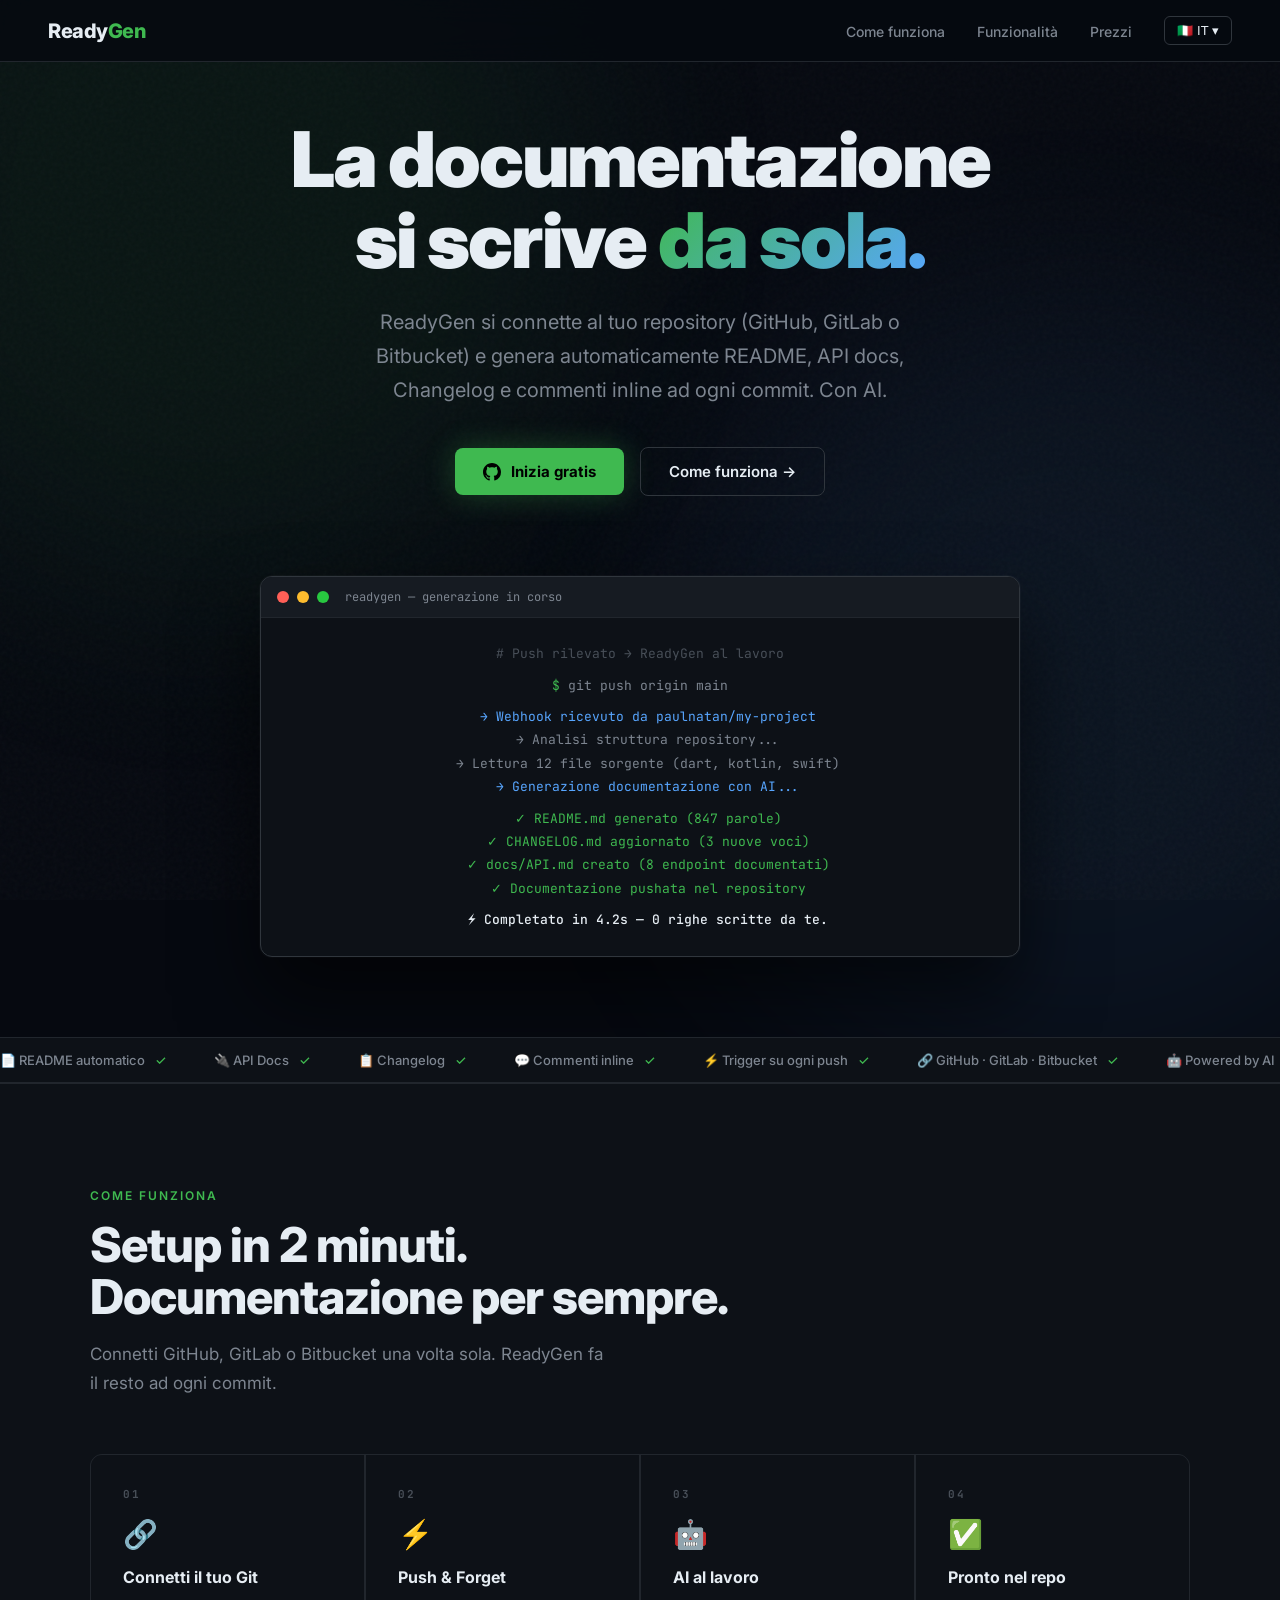
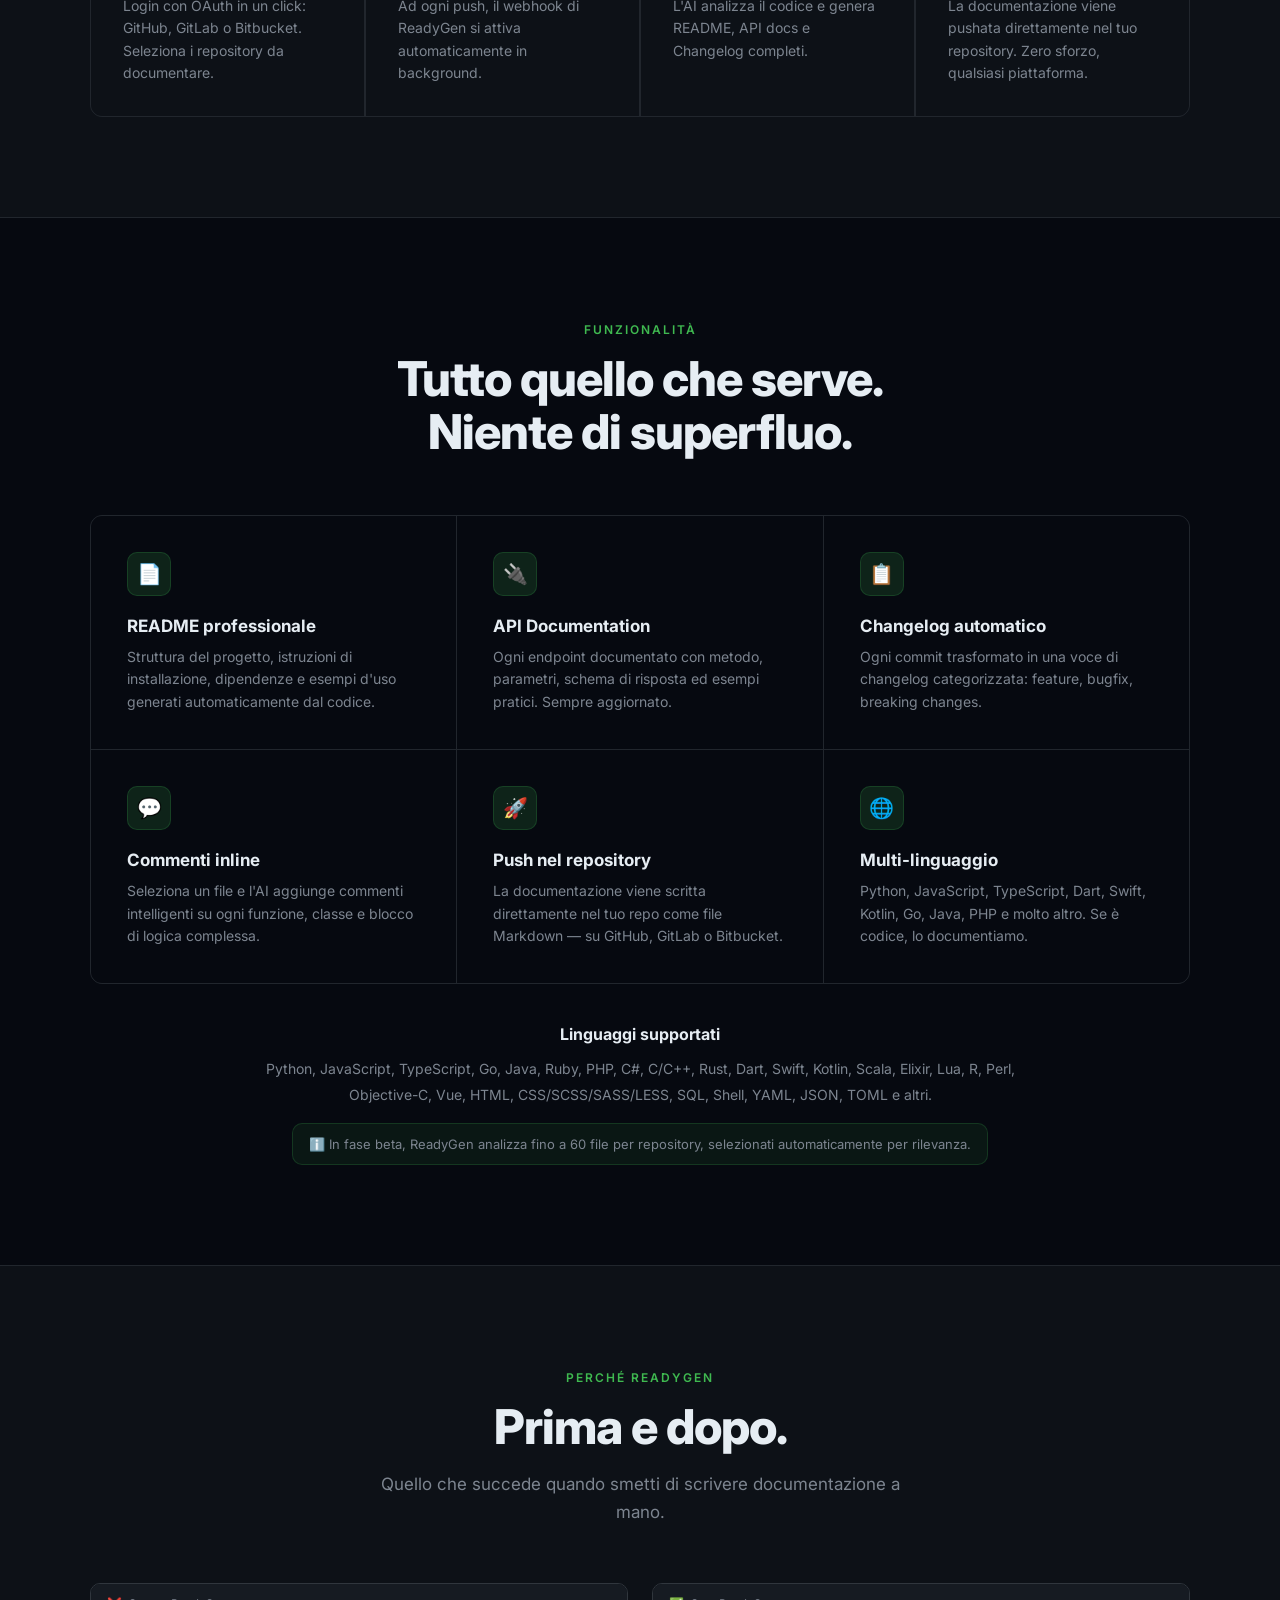
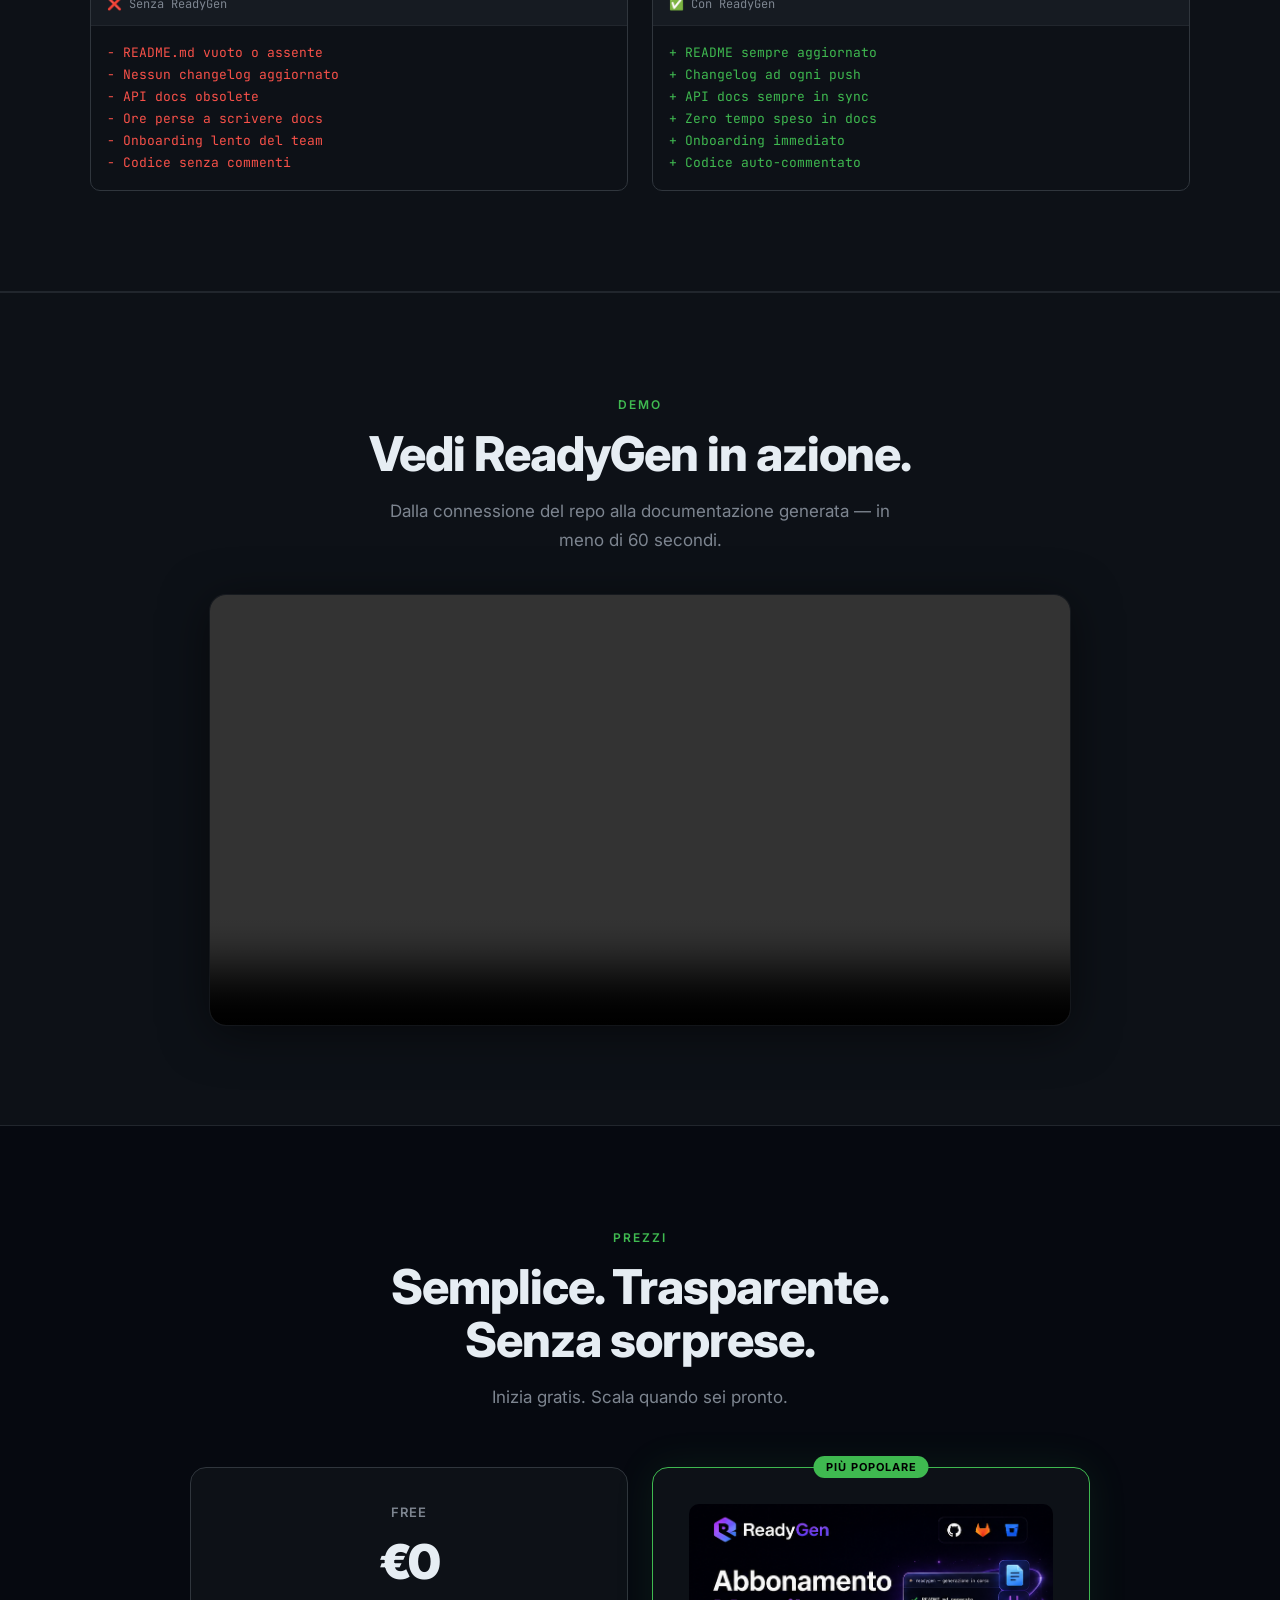
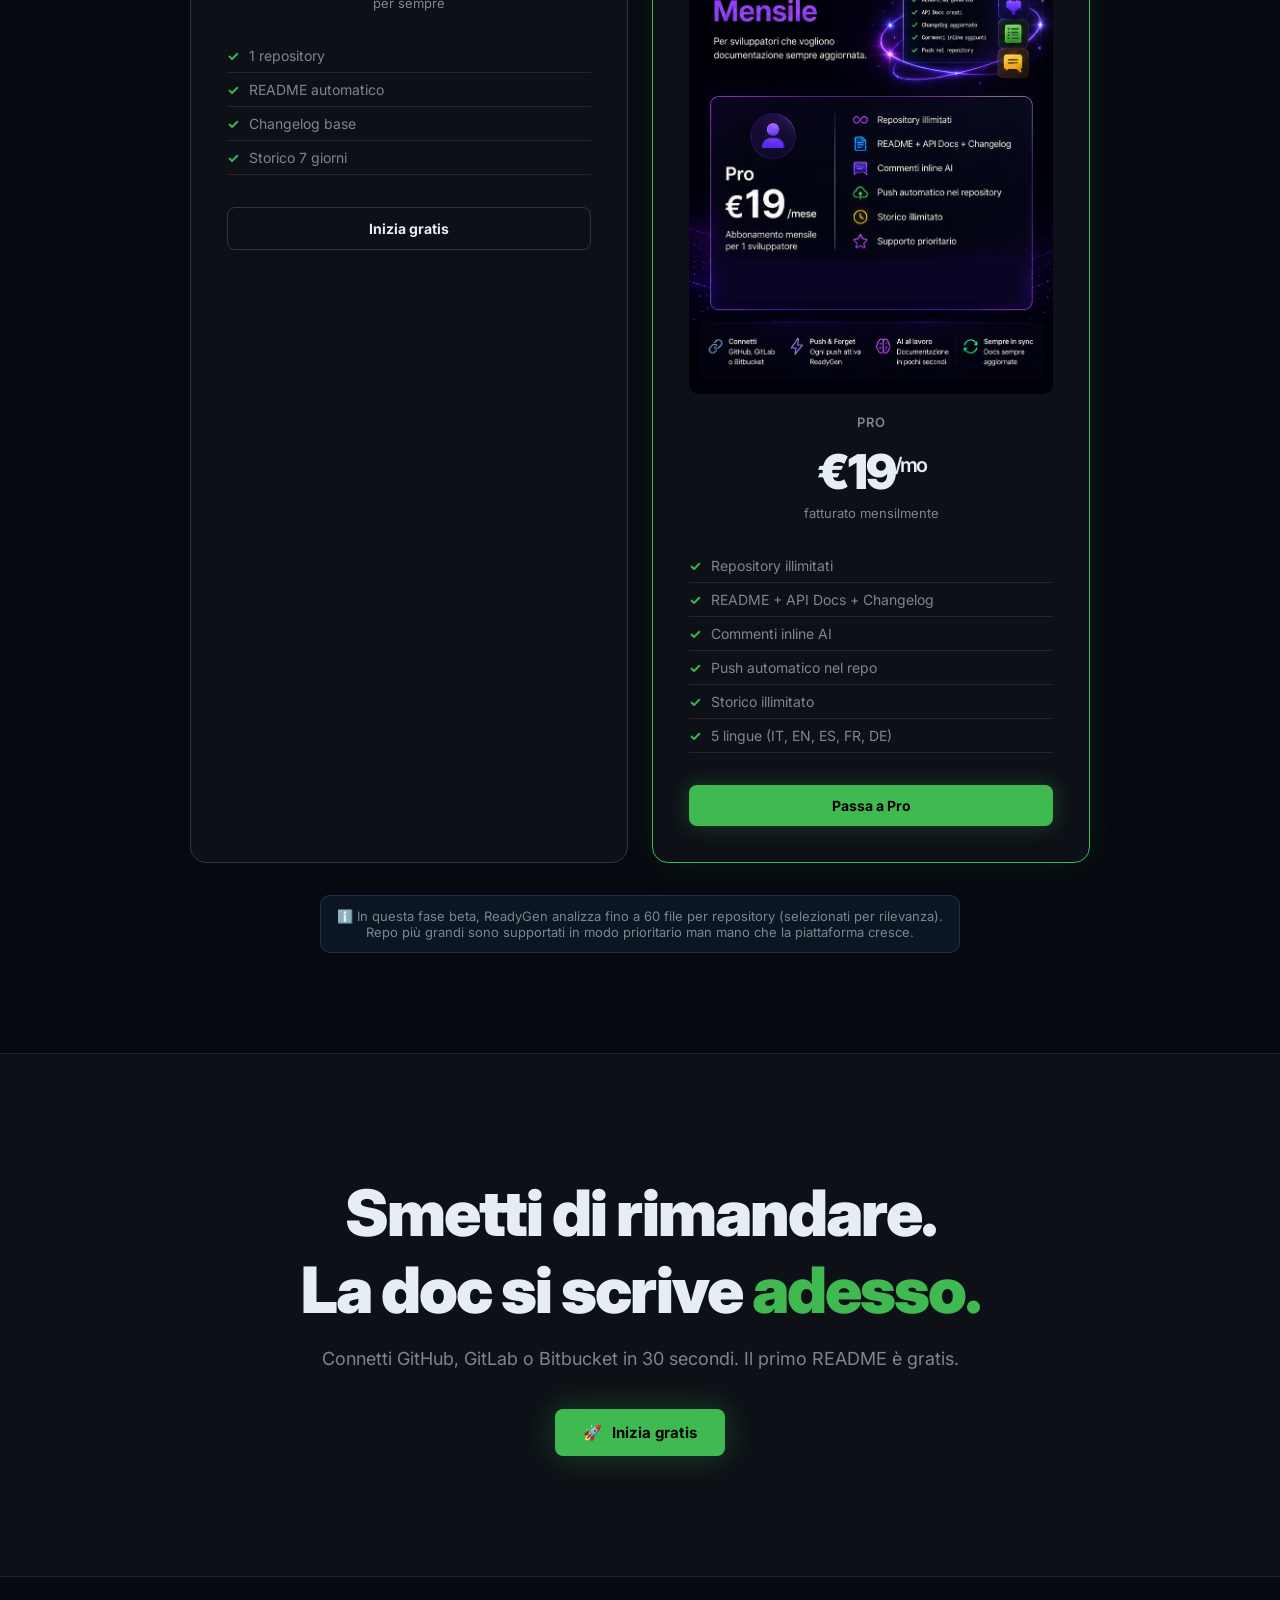
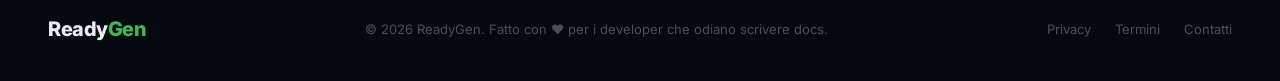
<file: frontend/dashboard.html>
<!DOCTYPE html>
<html lang="it">
<head>
  <meta charset="UTF-8" />
  <meta name="viewport" content="width=device-width, initial-scale=1.0" />
  <title>ReadyGen — Dashboard</title>
  <link rel="stylesheet" href="css/style.css" />
  <style>
    .lang-flags { display: flex; gap: 6px; align-items: center; }
    .lang-flag {
      font-size: 22px;
      cursor: pointer;
      padding: 6px 10px;
      border-radius: 8px;
      opacity: 0.35;
      border: 1px solid transparent;
      transition: all 0.2s;
      line-height: 1;
      background: transparent;
    }
    .lang-flag:hover { opacity: 0.8; background: var(--surface2); border-color: var(--border); transform: scale(1.05); }
    .lang-flag.active { opacity: 1; background: var(--surface2); border-color: var(--border2); }
  </style>
</head>
<body>

  <nav class="navbar">
    <div class="logo">Ready<span>Gen</span></div>
    <div style="display:flex; gap:12px; align-items:center;">
      <a href="index.html" class="btn btn-secondary" id="nav-home">🏠 Home</a>
      <a href="history.html" class="btn btn-secondary" id="nav-history">📋 Storico</a>

      <!-- Selettore lingua -->
      <div class="lang-flags" id="lang-flags">
        <span class="lang-flag" onclick="setLang('it')" data-lang="it" title="Italiano">🇮🇹</span>
        <span class="lang-flag" onclick="setLang('en')" data-lang="en" title="English">🇬🇧</span>
        <span class="lang-flag" onclick="setLang('es')" data-lang="es" title="Español">🇪🇸</span>
        <span class="lang-flag" onclick="setLang('fr')" data-lang="fr" title="Français">🇫🇷</span>
        <span class="lang-flag" onclick="setLang('de')" data-lang="de" title="Deutsch">🇩🇪</span>
      </div>
    </div>
    <div class="user-info">
      <img id="avatar" src="" alt="avatar" style="display:none" />
      <span id="username">...</span>
      <!-- Badge piano -->
      <span id="plan-badge" style="display:none; font-size:12px; font-weight:700; padding:4px 10px; border-radius:100px; cursor:pointer;" onclick="document.getElementById('plan-modal').style.display='flex'" title="Il tuo piano"></span>
      <button class="btn btn-secondary" id="nav-logout" onclick="logout()">Esci</button>
    </div>
  </nav>

  <div class="container">
    <!-- Banner upgrade piano Free -->
    <!-- Banner Free -->
    <div id="upgrade-banner" style="display:none; background:linear-gradient(135deg,rgba(63,185,80,0.08),rgba(88,166,255,0.08)); border:1px solid rgba(63,185,80,0.3); border-radius:10px; padding:16px 24px; margin-bottom:28px; align-items:center; justify-content:space-between; gap:12px; flex-wrap:wrap;">
      <div>
        <span id="banner-free-title" style="font-weight:800; font-size:16px; color:var(--text);">⚡ Piano Free</span>
        <span id="banner-free-sub" style="color:var(--text-muted); font-size:15px; margin-left:12px;">Passa a Pro per repo illimitati e storico illimitato.</span>
      </div>
      <div style="display:flex; gap:10px; flex-wrap:wrap;">
        <button onclick="startCheckout('pro')" style="background:linear-gradient(135deg,#3fb950,#58a6ff);color:#fff;font-weight:800;font-size:15px;padding:10px 22px;border-radius:8px;border:none;cursor:pointer;white-space:nowrap;box-shadow:0 0 20px rgba(63,185,80,0.3);">🚀 Pro — €19/mese</button>
      </div>
    </div>
    <!-- Banner Pro -->
    <div id="pro-banner" style="display:none; background:linear-gradient(135deg,rgba(63,185,80,0.08),rgba(88,166,255,0.08)); border:1px solid rgba(63,185,80,0.3); border-radius:10px; padding:16px 24px; margin-bottom:28px; align-items:center; justify-content:space-between; gap:12px; flex-wrap:wrap;">
      <div>
        <span id="banner-pro-title" style="font-weight:800; font-size:16px; color:var(--text);">✅ Piano Pro</span>
        <span id="banner-pro-sub" style="color:var(--text-muted); font-size:15px; margin-left:12px;">Repo illimitati, tutti i tipi di doc, storico illimitato.</span>
      </div>
    </div>

    <h1 class="page-title" id="page-title">I tuoi repository</h1>
    <p class="page-subtitle" id="page-subtitle">Seleziona un repo e genera la documentazione con un click.</p>

    <div id="repo-grid" class="repo-grid">
      <div class="empty-state">
        <div class="icon">⏳</div>
        <h3 id="loading-text">Caricamento...</h3>
      </div>
    </div>
  </div>

  <!-- Modal output documentazione -->
  <div class="modal-overlay" id="modal">
    <div class="modal">
      <button class="close-btn" onclick="closeModal()">✕</button>
      <h2 id="modal-title">Documentazione generata</h2>
      <div style="display:flex; gap:8px; margin-bottom:16px; flex-wrap:wrap;">
        <button class="btn btn-secondary" id="btn-copy" onclick="copyDoc()">📋 Copia</button>
        <button class="btn btn-secondary" id="btn-download" onclick="downloadDoc()">⬇️ Scarica</button>
        <button class="btn btn-primary" id="push-btn" onclick="pushToGitHub()" style="display:none;">🚀 Push su GitHub</button>
      </div>
      <div class="doc-output" id="doc-output"></div>
    </div>
  </div>

  <!-- Modal Piano -->
  <div id="plan-modal" onclick="if(event.target===this)this.style.display='none'" style="display:none;position:fixed;inset:0;z-index:9999;background:rgba(0,0,0,0.7);backdrop-filter:blur(6px);align-items:center;justify-content:center;">
    <div style="background:var(--surface);border:1px solid var(--border2);border-radius:16px;padding:32px;width:420px;max-width:92vw;box-shadow:0 24px 64px rgba(0,0,0,0.6);position:relative;">
      <button onclick="document.getElementById('plan-modal').style.display='none'" style="position:absolute;top:16px;right:16px;background:none;border:none;color:var(--text-muted);font-size:20px;cursor:pointer;">✕</button>
      <h3 style="font-size:20px;font-weight:800;margin-bottom:24px;">💳 Il tuo abbonamento</h3>

      <!-- Info piano corrente -->
      <div id="plan-info-box" style="background:var(--surface2);border:1px solid var(--border2);border-radius:10px;padding:20px;margin-bottom:20px;">
        <div style="display:flex;align-items:center;gap:12px;margin-bottom:8px;">
          <span id="plan-modal-icon" style="font-size:28px;"></span>
          <div>
            <div id="plan-modal-name" style="font-size:18px;font-weight:800;"></div>
            <div id="plan-modal-price" style="font-size:13px;color:var(--text-muted);"></div>
          </div>
          <span id="plan-modal-badge" style="margin-left:auto;font-size:11px;font-weight:700;padding:4px 10px;border-radius:100px;"></span>
        </div>
        <div id="plan-modal-features" style="font-size:13px;color:var(--text-muted);line-height:1.8;border-top:1px solid var(--border);padding-top:12px;margin-top:4px;"></div>
      </div>

      <!-- Rinnovo automatico -->
      <div style="background:rgba(63,185,80,0.06);border:1px solid rgba(63,185,80,0.2);border-radius:8px;padding:12px 16px;font-size:13px;color:var(--text-muted);margin-bottom:20px;">
        🔄 <strong style="color:var(--text);">Rinnovo automatico</strong> — Stripe addebita automaticamente ogni mese. Se il pagamento fallisce, il piano torna a Free.
      </div>

      <!-- Bottoni azione -->
      <div id="plan-modal-actions" style="display:flex;flex-direction:column;gap:10px;"></div>
    </div>
  </div>

  <div class="toast" id="toast"></div>

  <script src="js/i18n.js"></script>
  <script src="js/auth.js"></script>
  <script src="js/dashboard.js"></script>
</body>
</html>
</file>
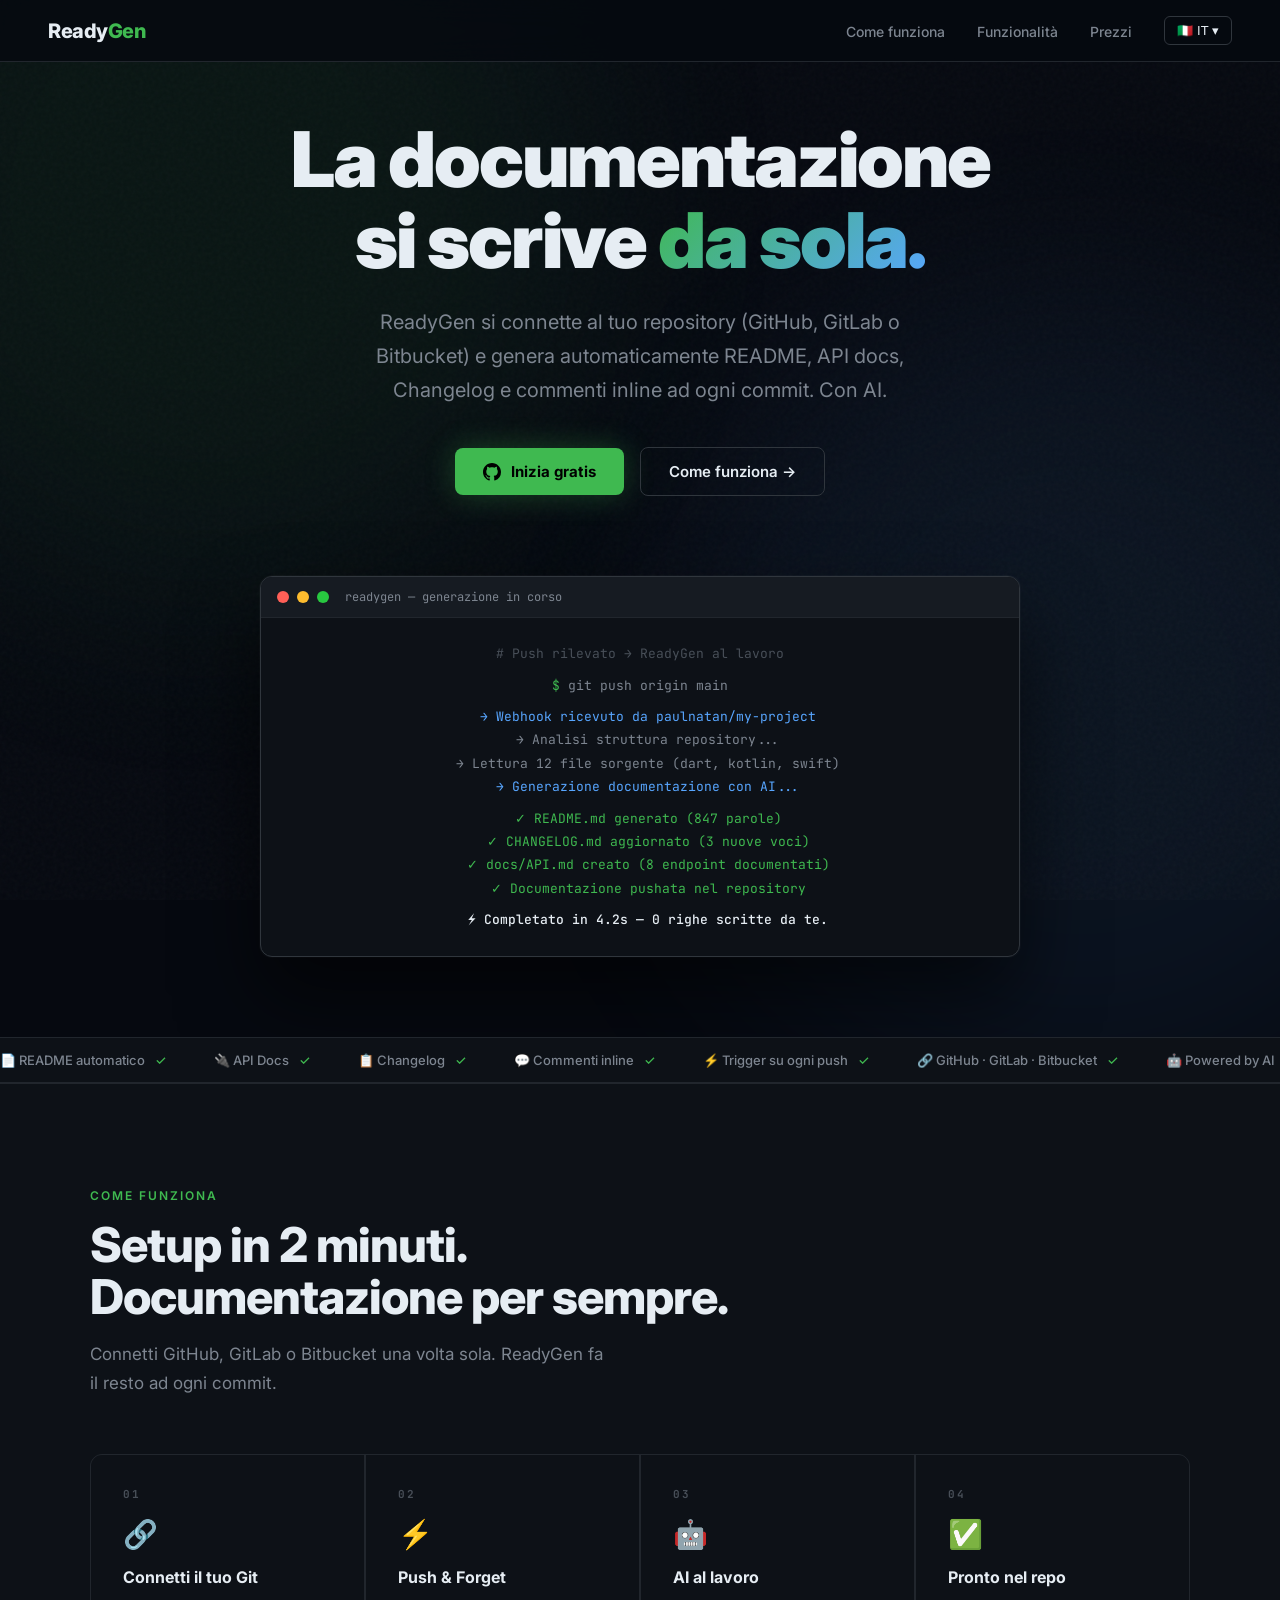
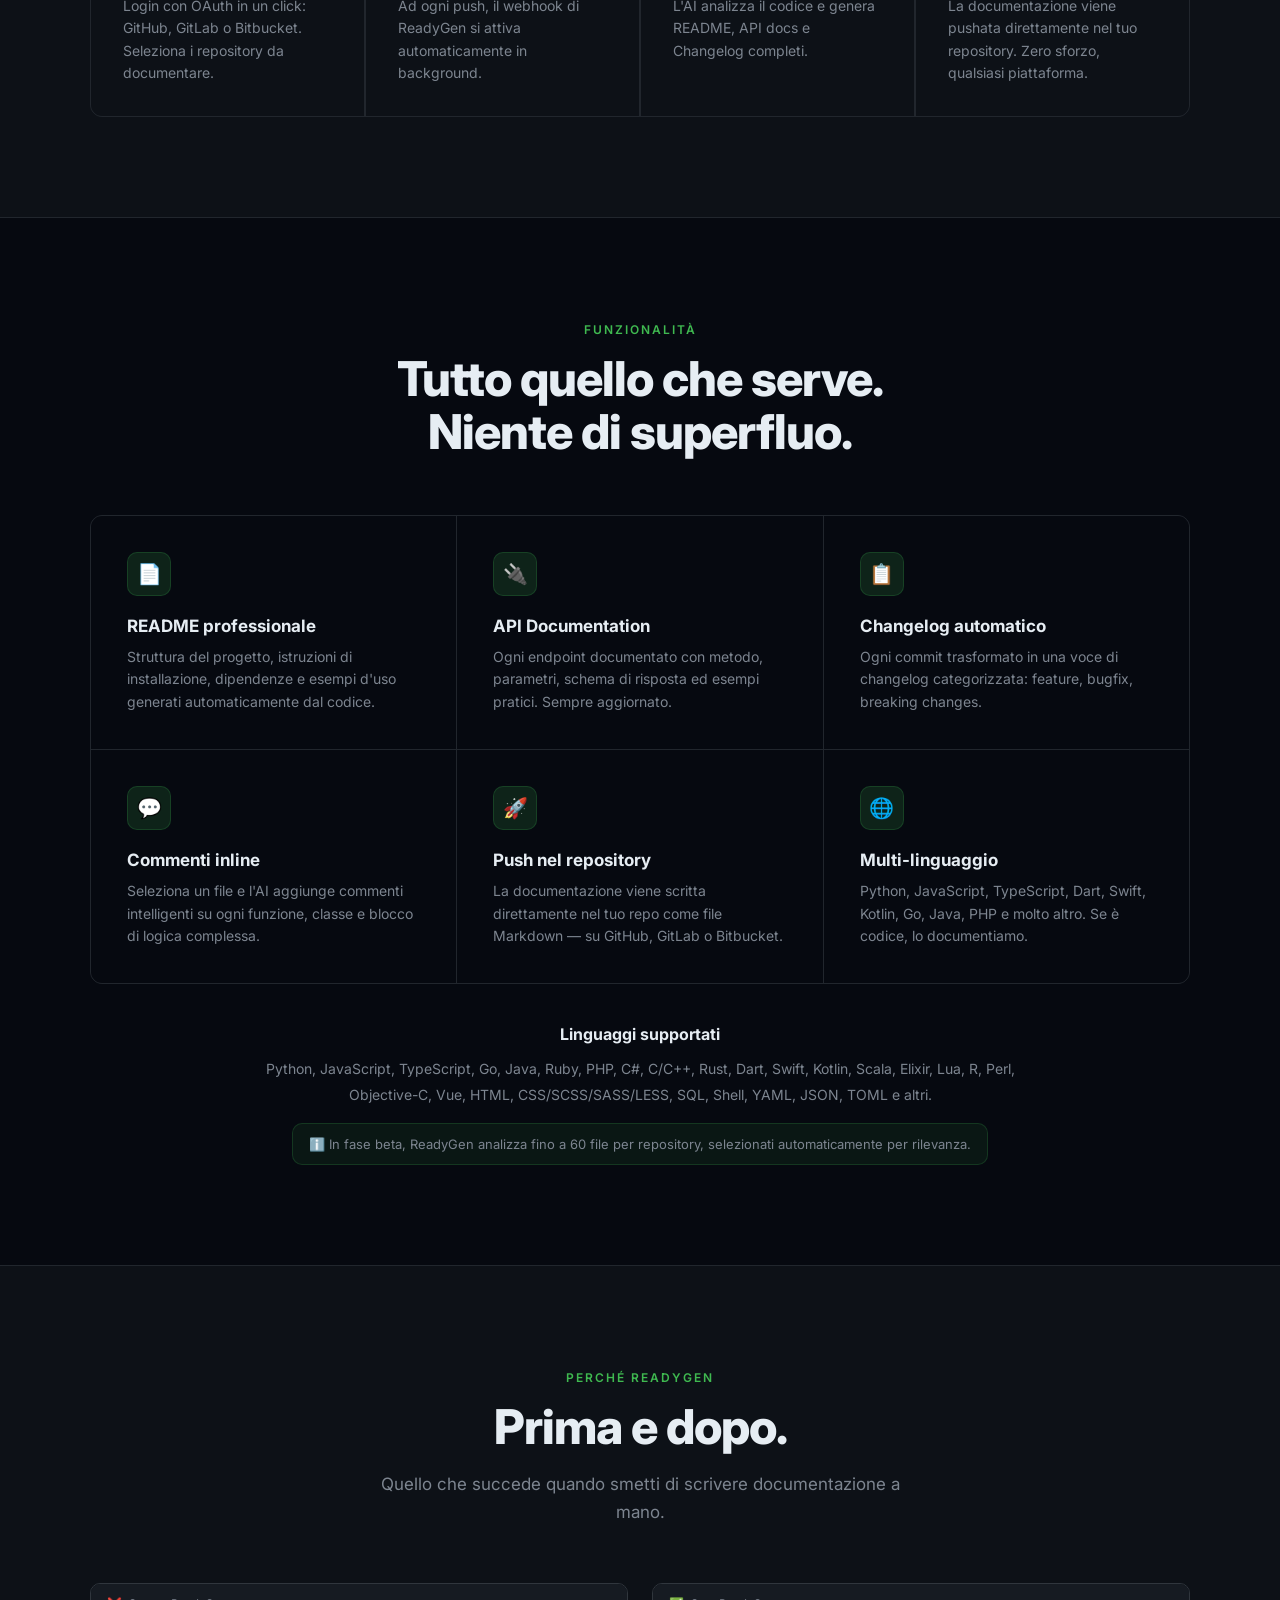
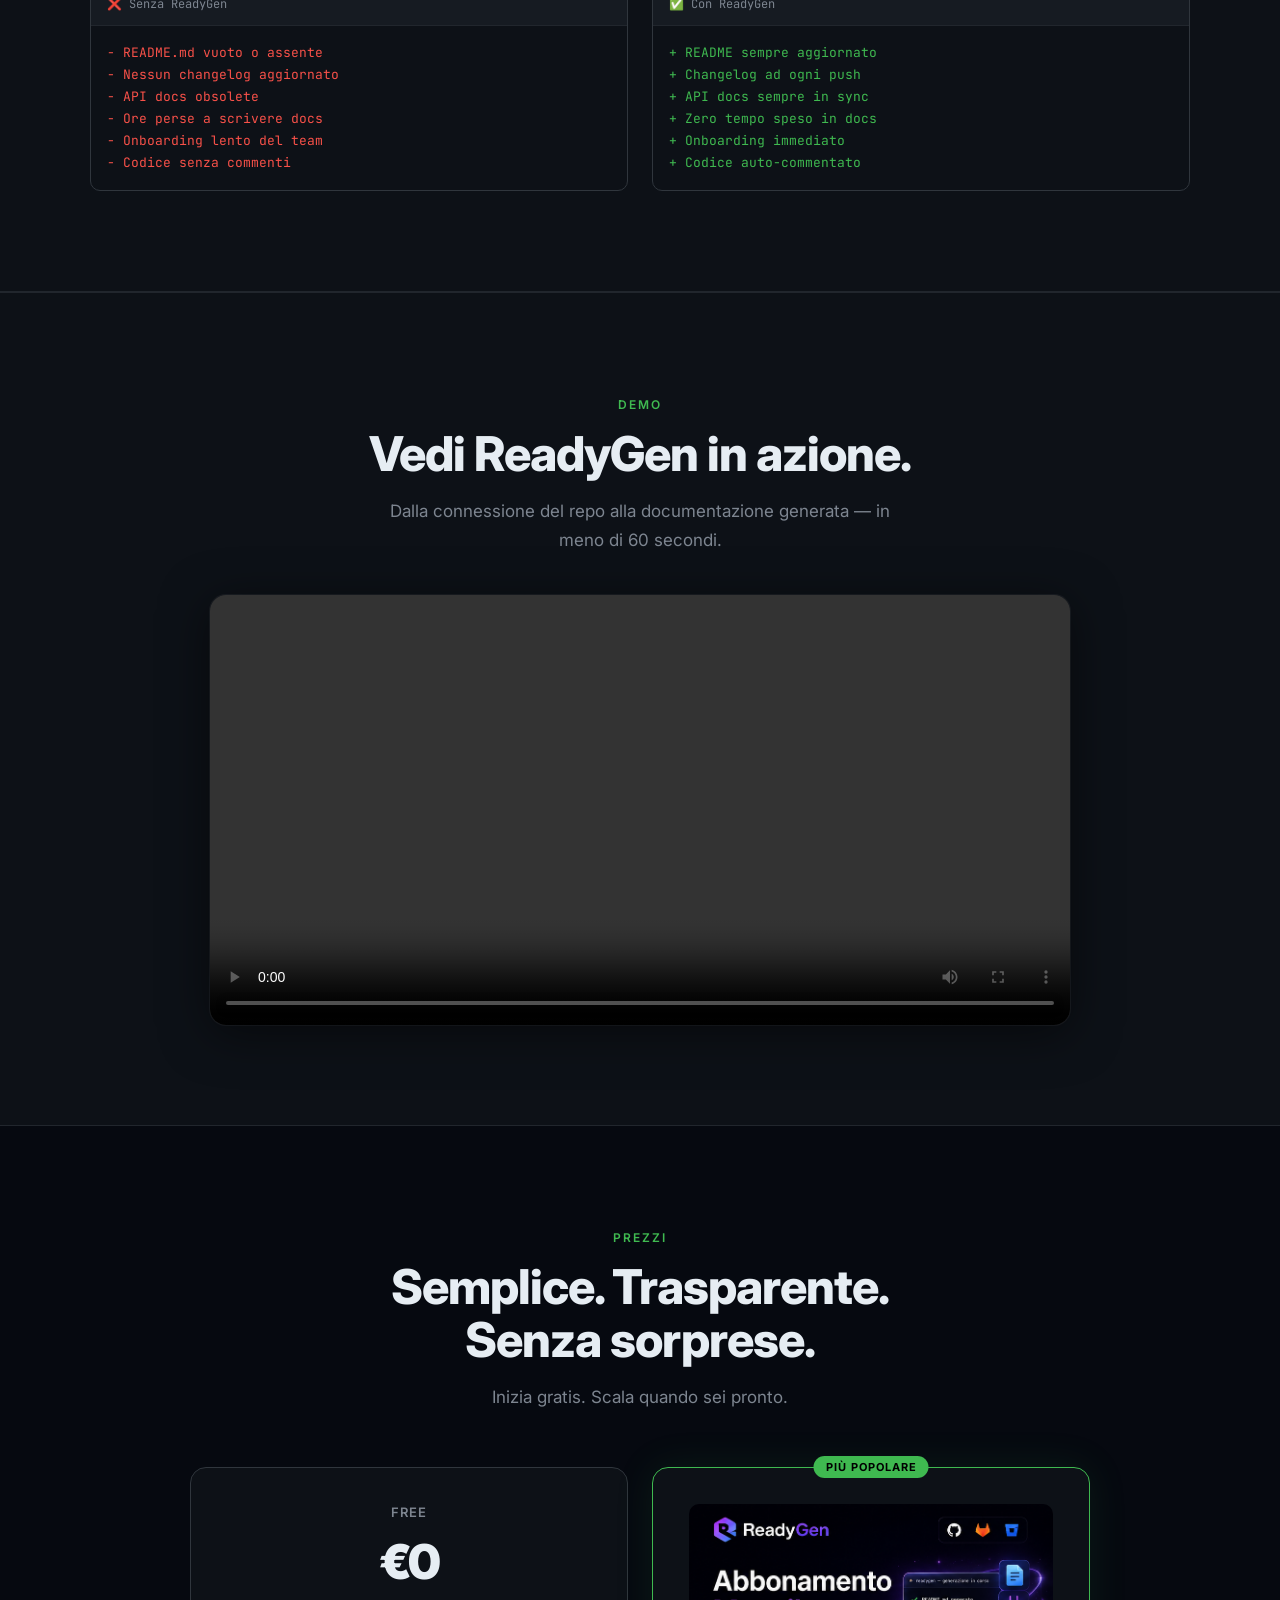
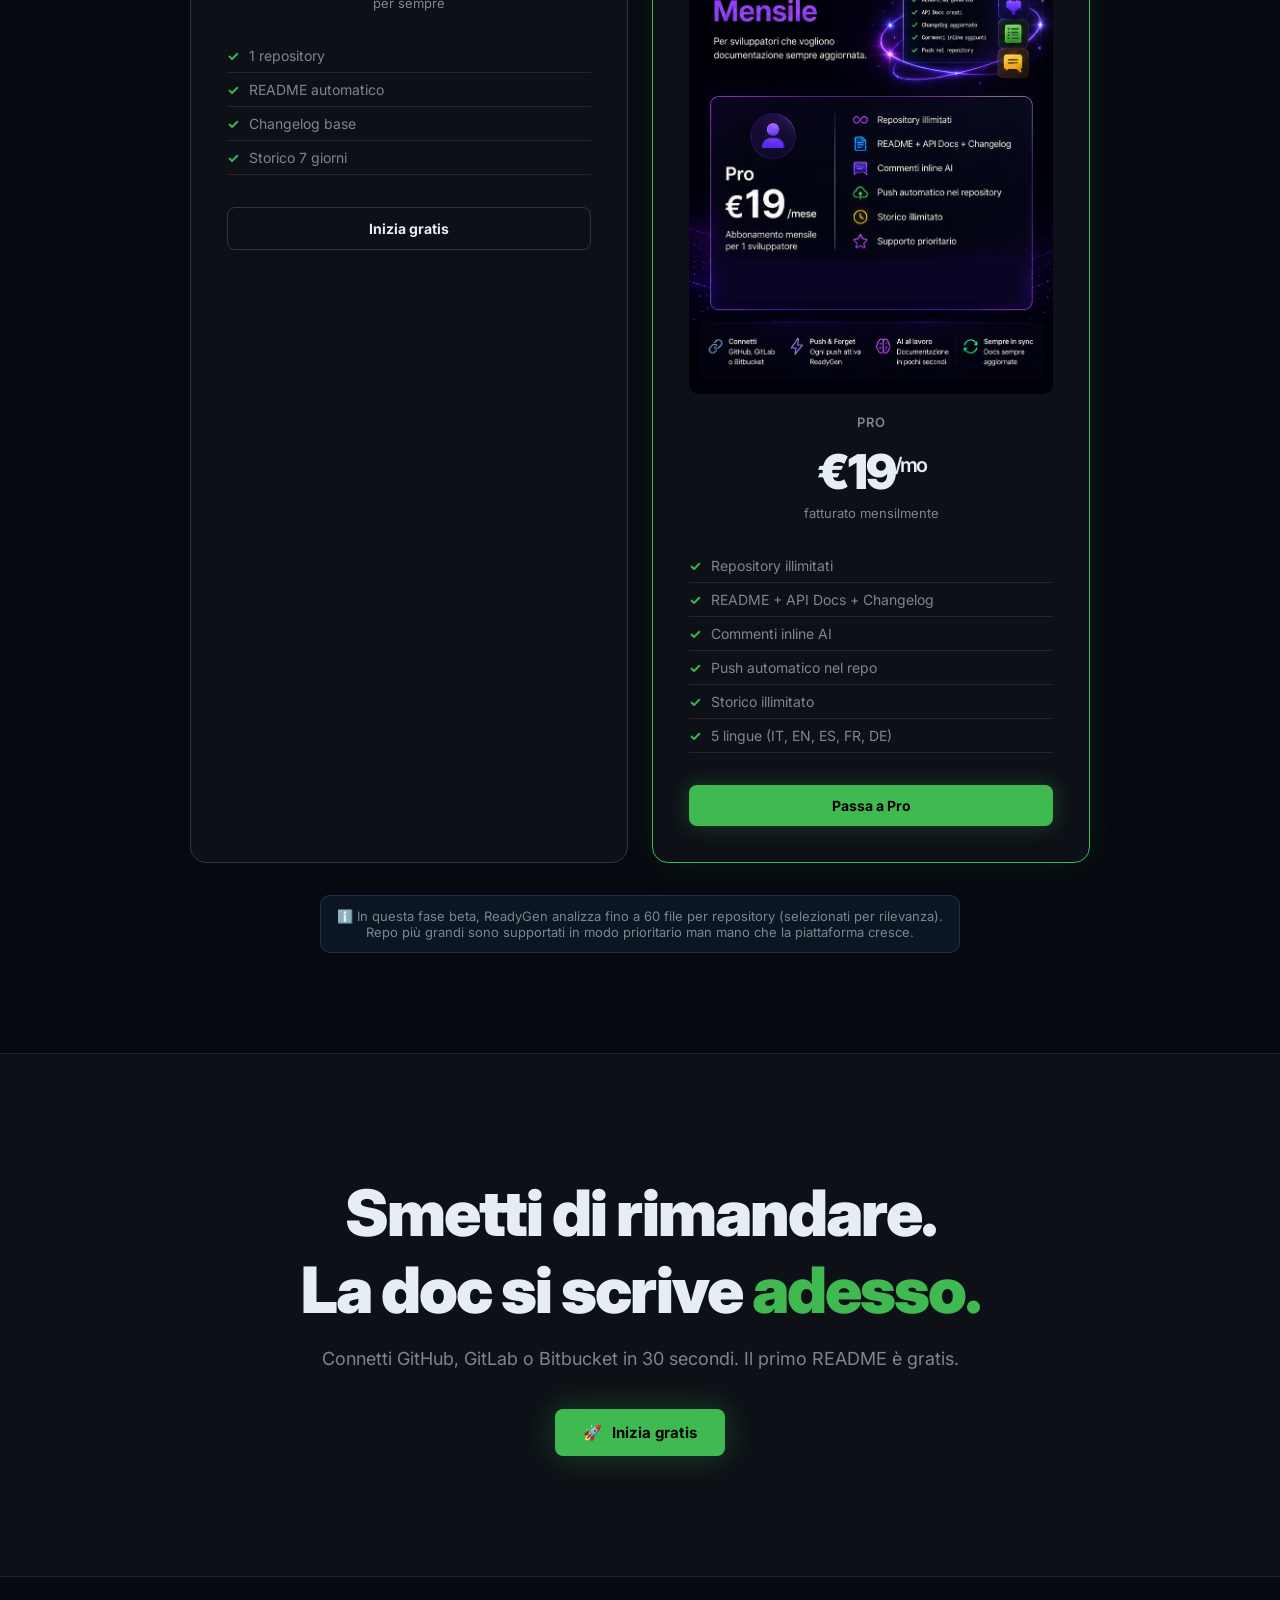
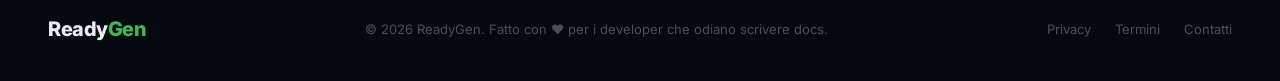
<file: frontend/history.html>
<!DOCTYPE html>
<html lang="it">
<head>
  <meta charset="UTF-8" />
  <meta name="viewport" content="width=device-width, initial-scale=1.0" />
  <title>ReadyGen — Storico</title>
  <link rel="stylesheet" href="css/style.css" />
  <style>
    .lang-flags { display: flex; gap: 6px; align-items: center; }
    .lang-flag { font-size: 22px; cursor: pointer; padding: 6px 10px; border-radius: 8px; opacity: 0.35; border: 1px solid transparent; transition: all 0.2s; line-height: 1; background: transparent; }
    .lang-flag:hover { opacity: 0.8; background: var(--surface2); border-color: var(--border); transform: scale(1.05); }
    .lang-flag.active { opacity: 1; background: var(--surface2); border-color: var(--border2); }
  </style>
</head>
<body>

  <nav class="navbar">
    <div class="logo">Ready<span>Gen</span></div>
    <div style="display:flex; gap:12px; align-items:center;">
      <a href="dashboard.html" class="btn btn-secondary" id="back-btn">← Dashboard</a>
      <div class="lang-flags">
        <span class="lang-flag" onclick="setLang('it')" data-lang="it" title="Italiano">🇮🇹</span>
        <span class="lang-flag" onclick="setLang('en')" data-lang="en" title="English">🇬🇧</span>
        <span class="lang-flag" onclick="setLang('es')" data-lang="es" title="Español">🇪🇸</span>
        <span class="lang-flag" onclick="setLang('fr')" data-lang="fr" title="Français">🇫🇷</span>
        <span class="lang-flag" onclick="setLang('de')" data-lang="de" title="Deutsch">🇩🇪</span>
      </div>
      <div class="user-info">
        <img id="avatar" src="" alt="avatar" style="display:none" />
        <span id="username">...</span>
        <button class="btn btn-secondary" id="nav-logout" onclick="logout()">Esci</button>
      </div>
    </div>
  </nav>

  <div class="container">
    <h1 class="page-title" id="history-title">Storico documentazioni</h1>
    <p class="page-subtitle" id="history-subtitle">Tutte le documentazioni generate dai tuoi repository.</p>
    <div id="history-list"></div>
  </div>

  <div class="modal-overlay" id="modal">
    <div class="modal">
      <button class="close-btn" onclick="closeModal()">✕</button>
      <h2 id="modal-title"></h2>
      <div style="display:flex; gap:8px; margin-bottom:16px;">
        <button class="btn btn-secondary" id="btn-copy" onclick="copyDoc()">📋 Copia</button>
        <button class="btn btn-secondary" id="btn-download" onclick="downloadDoc()">⬇️ Scarica</button>
      </div>
      <div class="doc-output" id="doc-output"></div>
    </div>
  </div>

  <div class="toast" id="toast"></div>

  <script src="js/i18n.js"></script>
  <script src="js/auth.js"></script>
  <script src="js/history.js"></script>
</body>
</html>
</file>
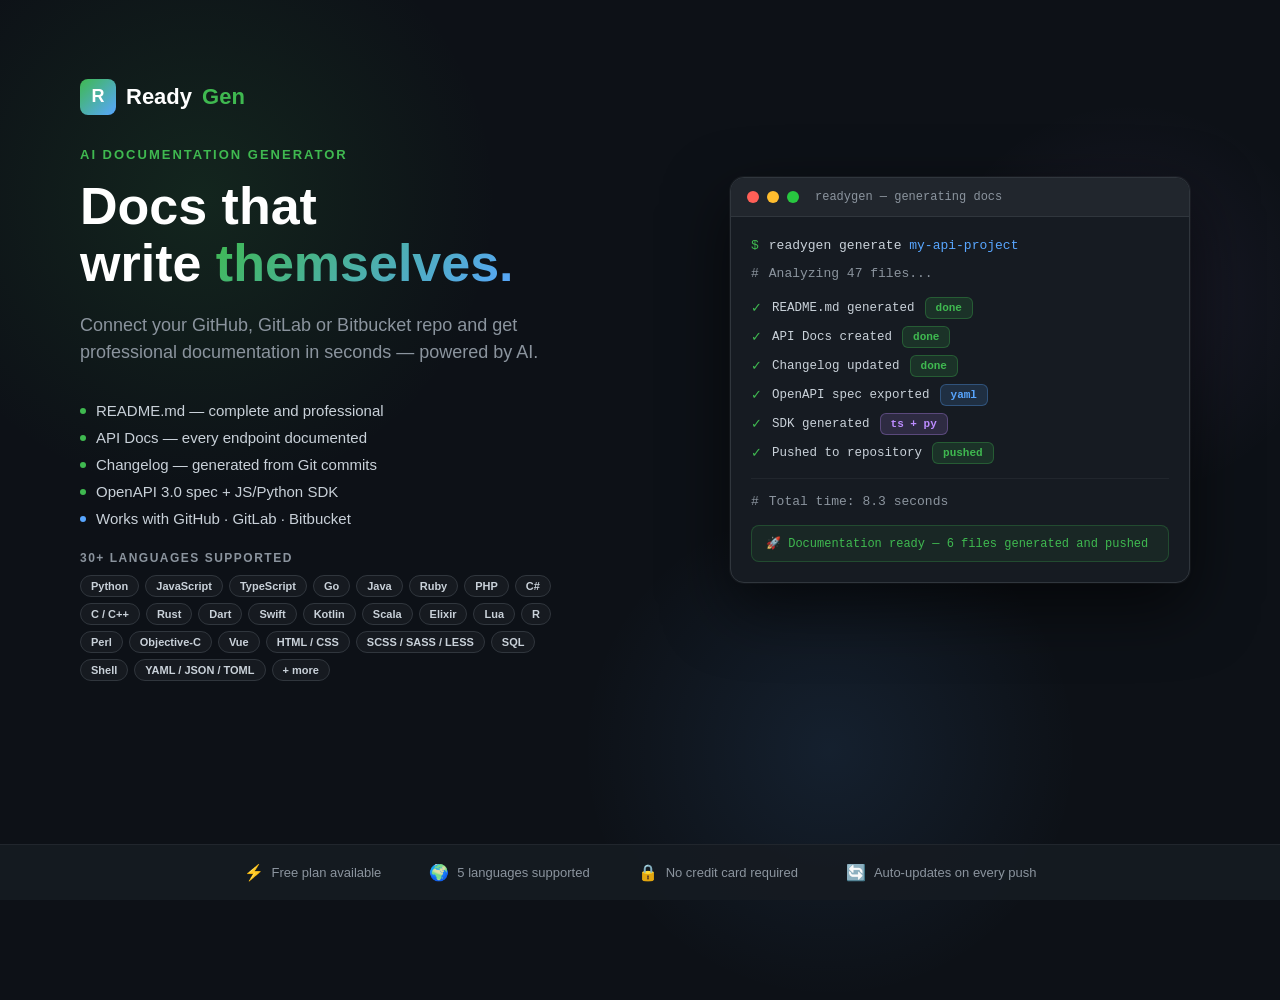
<file: marketing/product_hunt_banner.html>
<!DOCTYPE html>
<html lang="en">
<head>
  <meta charset="UTF-8" />
  <style>
    * { margin: 0; padding: 0; box-sizing: border-box; }
    body {
      width: 1270px;
      height: 760px;
      background: #0d1117;
      font-family: -apple-system, BlinkMacSystemFont, 'Segoe UI', sans-serif;
      overflow: hidden;
      display: flex;
      align-items: center;
      justify-content: center;
    }

    /* Background glow */
    .bg-glow-1 {
      position: absolute;
      width: 600px; height: 600px;
      background: radial-gradient(circle, rgba(63,185,80,0.12) 0%, transparent 70%);
      top: -100px; left: -100px;
    }
    .bg-glow-2 {
      position: absolute;
      width: 500px; height: 500px;
      background: radial-gradient(circle, rgba(88,166,255,0.10) 0%, transparent 70%);
      bottom: -100px; right: 200px;
    }
    .bg-glow-3 {
      position: absolute;
      width: 400px; height: 400px;
      background: radial-gradient(circle, rgba(188,140,255,0.08) 0%, transparent 70%);
      top: 100px; right: -50px;
    }

    .wrapper {
      position: relative;
      z-index: 2;
      display: flex;
      align-items: center;
      gap: 80px;
      padding: 0 80px;
      width: 100%;
    }

    /* LEFT: text */
    .left { flex: 1; }

    .logo {
      font-size: 22px;
      font-weight: 800;
      color: #fff;
      margin-bottom: 32px;
      display: flex;
      align-items: center;
      gap: 10px;
    }
    .logo .r-icon {
      width: 36px; height: 36px;
      background: linear-gradient(135deg, #3fb950, #58a6ff);
      border-radius: 8px;
      display: flex; align-items: center; justify-content: center;
      font-size: 18px; font-weight: 900; color: #fff;
    }
    .logo span { color: #3fb950; }

    .tagline {
      font-size: 13px;
      font-weight: 700;
      color: #3fb950;
      letter-spacing: 2px;
      text-transform: uppercase;
      margin-bottom: 16px;
    }

    h1 {
      font-size: 52px;
      font-weight: 900;
      color: #fff;
      line-height: 1.1;
      margin-bottom: 20px;
    }
    h1 span {
      background: linear-gradient(135deg, #3fb950, #58a6ff);
      -webkit-background-clip: text;
      -webkit-text-fill-color: transparent;
    }

    .subtitle {
      font-size: 18px;
      color: #8b949e;
      line-height: 1.5;
      margin-bottom: 36px;
      max-width: 460px;
    }

    .features {
      display: flex;
      flex-direction: column;
      gap: 10px;
    }
    .feature {
      display: flex;
      align-items: center;
      gap: 10px;
      font-size: 15px;
      color: #c9d1d9;
    }
    .feature .dot {
      width: 6px; height: 6px;
      border-radius: 50%;
      background: #3fb950;
      flex-shrink: 0;
    }

    /* Supported languages strip */
    .lang-title {
      margin-top: 24px;
      margin-bottom: 10px;
      font-size: 12px;
      font-weight: 700;
      color: #8b949e;
      letter-spacing: 1.5px;
      text-transform: uppercase;
    }
    .lang-list {
      display: flex;
      flex-wrap: wrap;
      gap: 6px;
      max-width: 480px;
    }
    .lang-pill {
      font-size: 11px;
      font-weight: 600;
      color: #c9d1d9;
      background: rgba(255,255,255,0.04);
      border: 1px solid #30363d;
      border-radius: 100px;
      padding: 4px 10px;
      white-space: nowrap;
    }

    /* RIGHT: terminal mockup */
    .right { flex-shrink: 0; }

    .terminal {
      width: 460px;
      background: #161b22;
      border: 1px solid #30363d;
      border-radius: 14px;
      overflow: hidden;
      box-shadow: 0 24px 64px rgba(0,0,0,0.6), 0 0 0 1px rgba(255,255,255,0.05);
    }

    .terminal-header {
      background: #21262d;
      padding: 12px 16px;
      display: flex;
      align-items: center;
      gap: 8px;
      border-bottom: 1px solid #30363d;
    }
    .dot-red   { width:12px;height:12px;border-radius:50%;background:#ff5f57; }
    .dot-yellow{ width:12px;height:12px;border-radius:50%;background:#ffbd2e; }
    .dot-green { width:12px;height:12px;border-radius:50%;background:#28c840; }
    .terminal-title {
      margin-left: 8px;
      font-size: 12px;
      color: #8b949e;
      font-family: 'SF Mono', monospace;
    }

    .terminal-body { padding: 20px; font-family: 'SF Mono', 'Fira Code', monospace; font-size: 13px; }

    .t-line { display: flex; align-items: flex-start; gap: 10px; margin-bottom: 10px; line-height: 1.4; }
    .t-prompt { color: #3fb950; flex-shrink: 0; }
    .t-cmd { color: #c9d1d9; }
    .t-comment { color: #8b949e; }

    .t-output { margin-bottom: 8px; }
    .t-step { display: flex; align-items: center; gap: 10px; margin-bottom: 7px; font-size: 12.5px; }
    .t-check { color: #3fb950; }
    .t-text { color: #c9d1d9; }

    .t-divider { border: none; border-top: 1px solid #21262d; margin: 14px 0; }

    .t-badge {
      display: inline-block;
      padding: 4px 10px;
      border-radius: 6px;
      font-size: 11px;
      font-weight: 700;
      margin-right: 6px;
    }
    .badge-green { background: rgba(63,185,80,0.15); color: #3fb950; border: 1px solid rgba(63,185,80,0.3); }
    .badge-blue  { background: rgba(88,166,255,0.15); color: #58a6ff; border: 1px solid rgba(88,166,255,0.3); }
    .badge-purple{ background: rgba(188,140,255,0.15); color: #bc8cff; border: 1px solid rgba(188,140,255,0.3); }

    .t-success {
      margin-top: 14px;
      padding: 10px 14px;
      background: rgba(63,185,80,0.08);
      border: 1px solid rgba(63,185,80,0.25);
      border-radius: 8px;
      font-size: 12px;
      color: #3fb950;
    }

    /* Bottom bar */
    .bottom-bar {
      position: absolute;
      bottom: 0; left: 0; right: 0;
      height: 56px;
      background: rgba(22,27,34,0.9);
      border-top: 1px solid #21262d;
      display: flex;
      align-items: center;
      justify-content: center;
      gap: 48px;
      z-index: 3;
    }
    .bottom-item {
      display: flex;
      align-items: center;
      gap: 8px;
      font-size: 13px;
      color: #8b949e;
    }
    .bottom-item .icon { font-size: 16px; }
    .bottom-item strong { color: #c9d1d9; }
  </style>
</head>
<body>

  <div class="bg-glow-1"></div>
  <div class="bg-glow-2"></div>
  <div class="bg-glow-3"></div>

  <div class="wrapper">

    <!-- LEFT -->
    <div class="left">
      <div class="logo">
        <div class="r-icon">R</div>
        Ready<span>Gen</span>
      </div>

      <div class="tagline">AI Documentation Generator</div>

      <h1>Docs that<br/>write <span>themselves.</span></h1>

      <p class="subtitle">
        Connect your GitHub, GitLab or Bitbucket repo and get professional documentation in seconds — powered by AI.
      </p>

      <div class="features">
        <div class="feature"><div class="dot"></div> README.md — complete and professional</div>
        <div class="feature"><div class="dot"></div> API Docs — every endpoint documented</div>
        <div class="feature"><div class="dot"></div> Changelog — generated from Git commits</div>
        <div class="feature"><div class="dot"></div> OpenAPI 3.0 spec + JS/Python SDK</div>
        <div class="feature"><div class="dot" style="background:#58a6ff"></div> Works with GitHub · GitLab · Bitbucket</div>
      </div>

      <div class="lang-title">30+ languages supported</div>
      <div class="lang-list">
        <span class="lang-pill">Python</span>
        <span class="lang-pill">JavaScript</span>
        <span class="lang-pill">TypeScript</span>
        <span class="lang-pill">Go</span>
        <span class="lang-pill">Java</span>
        <span class="lang-pill">Ruby</span>
        <span class="lang-pill">PHP</span>
        <span class="lang-pill">C#</span>
        <span class="lang-pill">C / C++</span>
        <span class="lang-pill">Rust</span>
        <span class="lang-pill">Dart</span>
        <span class="lang-pill">Swift</span>
        <span class="lang-pill">Kotlin</span>
        <span class="lang-pill">Scala</span>
        <span class="lang-pill">Elixir</span>
        <span class="lang-pill">Lua</span>
        <span class="lang-pill">R</span>
        <span class="lang-pill">Perl</span>
        <span class="lang-pill">Objective-C</span>
        <span class="lang-pill">Vue</span>
        <span class="lang-pill">HTML / CSS</span>
        <span class="lang-pill">SCSS / SASS / LESS</span>
        <span class="lang-pill">SQL</span>
        <span class="lang-pill">Shell</span>
        <span class="lang-pill">YAML / JSON / TOML</span>
        <span class="lang-pill">+ more</span>
      </div>
    </div>

    <!-- RIGHT: Terminal -->
    <div class="right">
      <div class="terminal">
        <div class="terminal-header">
          <div class="dot-red"></div>
          <div class="dot-yellow"></div>
          <div class="dot-green"></div>
          <span class="terminal-title">readygen — generating docs</span>
        </div>
        <div class="terminal-body">

          <div class="t-line">
            <span class="t-prompt">$</span>
            <span class="t-cmd">readygen generate <span style="color:#58a6ff">my-api-project</span></span>
          </div>
          <div class="t-line" style="margin-bottom:14px">
            <span class="t-prompt" style="color:#8b949e">#</span>
            <span class="t-comment">Analyzing 47 files...</span>
          </div>

          <div class="t-output">
            <div class="t-step"><span class="t-check">✓</span><span class="t-text">README.md generated</span><span class="t-badge badge-green">done</span></div>
            <div class="t-step"><span class="t-check">✓</span><span class="t-text">API Docs created</span><span class="t-badge badge-green">done</span></div>
            <div class="t-step"><span class="t-check">✓</span><span class="t-text">Changelog updated</span><span class="t-badge badge-green">done</span></div>
            <div class="t-step"><span class="t-check">✓</span><span class="t-text">OpenAPI spec exported</span><span class="t-badge badge-blue">yaml</span></div>
            <div class="t-step"><span class="t-check">✓</span><span class="t-text">SDK generated</span><span class="t-badge badge-purple">ts + py</span></div>
            <div class="t-step"><span class="t-check">✓</span><span class="t-text">Pushed to repository</span><span class="t-badge badge-green">pushed</span></div>
          </div>

          <hr class="t-divider"/>

          <div class="t-line">
            <span class="t-prompt" style="color:#8b949e">#</span>
            <span class="t-comment">Total time: 8.3 seconds</span>
          </div>

          <div class="t-success">
            🚀 Documentation ready — 6 files generated and pushed
          </div>

        </div>
      </div>
    </div>

  </div>

  <!-- Bottom bar -->
  <div class="bottom-bar">
    <div class="bottom-item"><span class="icon">⚡</span><span>Free plan available</span></div>
    <div class="bottom-item"><span class="icon">🌍</span><span>5 languages supported</span></div>
    <div class="bottom-item"><span class="icon">🔒</span><span>No credit card required</span></div>
    <div class="bottom-item"><span class="icon">🔄</span><span>Auto-updates on every push</span></div>
  </div>

</body>
</html>
</file>
<file: frontend/css/style.css>
:root {
  --bg: #0d1117;
  --surface: #161b22;
  --border: #30363d;
  --accent: #238636;
  --accent-hover: #2ea043;
  --text: #e6edf3;
  --text-muted: #8b949e;
  --danger: #da3633;
  --radius: 8px;
  --font: -apple-system, BlinkMacSystemFont, "Segoe UI", Helvetica, Arial, sans-serif;
}

* { box-sizing: border-box; margin: 0; padding: 0; }

body {
  background: var(--bg);
  color: var(--text);
  font-family: var(--font);
  min-height: 100vh;
}

a { color: inherit; text-decoration: none; }

/* NAVBAR */
.navbar {
  display: flex;
  align-items: center;
  justify-content: space-between;
  padding: 16px 32px;
  border-bottom: 1px solid var(--border);
  background: var(--surface);
}

.navbar .logo {
  font-size: 20px;
  font-weight: 700;
  color: var(--text);
}

.navbar .logo span { color: var(--accent-hover); }

.navbar .user-info {
  display: flex;
  align-items: center;
  gap: 12px;
}

.navbar .user-info img {
  width: 32px;
  height: 32px;
  border-radius: 50%;
  border: 2px solid var(--border);
}

/* BUTTONS */
.btn {
  display: inline-flex;
  align-items: center;
  gap: 8px;
  padding: 10px 20px;
  border-radius: var(--radius);
  border: none;
  cursor: pointer;
  font-size: 14px;
  font-weight: 600;
  transition: background 0.2s, opacity 0.2s;
}

.btn-primary {
  background: var(--accent);
  color: #fff;
}

.btn-primary:hover { background: var(--accent-hover); }

.btn-secondary {
  background: transparent;
  color: var(--text);
  border: 1px solid var(--border);
}

.btn-secondary:hover { background: var(--border); }

.btn:disabled { opacity: 0.5; cursor: not-allowed; }

/* HERO (index) */
.hero {
  display: flex;
  flex-direction: column;
  align-items: center;
  justify-content: center;
  text-align: center;
  padding: 100px 32px;
  gap: 24px;
}

.hero h1 {
  font-size: 48px;
  font-weight: 800;
  line-height: 1.2;
}

.hero h1 span { color: var(--accent-hover); }

.hero p {
  font-size: 18px;
  color: var(--text-muted);
  max-width: 560px;
}

.hero .github-btn {
  display: inline-flex;
  align-items: center;
  gap: 10px;
  background: var(--text);
  color: var(--bg);
  padding: 14px 28px;
  border-radius: var(--radius);
  font-size: 16px;
  font-weight: 700;
  transition: opacity 0.2s;
}

.hero .github-btn:hover { opacity: 0.85; }

.features {
  display: flex;
  gap: 24px;
  justify-content: center;
  flex-wrap: wrap;
  padding: 0 32px 80px;
}

.feature-card {
  background: var(--surface);
  border: 1px solid var(--border);
  border-radius: var(--radius);
  padding: 24px;
  width: 220px;
  text-align: center;
}

.feature-card .icon { font-size: 32px; margin-bottom: 12px; }
.feature-card h3 { font-size: 15px; margin-bottom: 8px; }
.feature-card p { font-size: 13px; color: var(--text-muted); }

/* DASHBOARD */
.container {
  max-width: 960px;
  margin: 0 auto;
  padding: 40px 32px;
}

.page-title {
  font-size: 24px;
  font-weight: 700;
  margin-bottom: 8px;
}

.page-subtitle {
  color: var(--text-muted);
  font-size: 14px;
  margin-bottom: 32px;
}

.repo-grid {
  display: grid;
  grid-template-columns: repeat(auto-fill, minmax(280px, 1fr));
  gap: 16px;
}

.repo-card {
  background: var(--surface);
  border: 1px solid var(--border);
  border-radius: var(--radius);
  padding: 20px;
  display: flex;
  flex-direction: column;
  gap: 12px;
  transition: border-color 0.2s;
}

.repo-card:hover { border-color: var(--accent); }

.repo-card .repo-name {
  font-weight: 600;
  font-size: 15px;
}

.repo-card .repo-desc {
  font-size: 13px;
  color: var(--text-muted);
  flex: 1;
}

.repo-card .badge {
  display: inline-block;
  font-size: 11px;
  padding: 2px 8px;
  border-radius: 12px;
  background: var(--border);
  color: var(--text-muted);
}

.repo-card .actions {
  display: flex;
  gap: 8px;
  flex-wrap: wrap;
}

.repo-card .actions .btn {
  font-size: 12px;
  padding: 6px 12px;
}

/* MODAL */
.modal-overlay {
  display: none;
  position: fixed;
  inset: 0;
  background: rgba(0,0,0,0.7);
  z-index: 100;
  align-items: center;
  justify-content: center;
}

.modal-overlay.open { display: flex; }

.modal {
  background: var(--surface);
  border: 1px solid var(--border);
  border-radius: var(--radius);
  padding: 32px;
  width: 90%;
  max-width: 900px;
  max-height: 80vh;
  overflow-y: auto;
  position: relative;
}

.modal h2 { font-size: 18px; margin-bottom: 16px; }

.modal .close-btn {
  position: absolute;
  top: 16px;
  right: 16px;
  background: none;
  border: none;
  color: var(--text-muted);
  font-size: 20px;
  cursor: pointer;
}

.doc-output {
  background: var(--bg);
  border: 1px solid var(--border);
  border-radius: var(--radius);
  padding: 16px;
  font-family: "SF Mono", monospace;
  font-size: 13px;
  line-height: 1.6;
  white-space: pre-wrap;
  word-break: break-word;
  max-height: 400px;
  overflow-y: auto;
}

/* LOADING SPINNER */
.spinner {
  width: 20px;
  height: 20px;
  border: 2px solid var(--border);
  border-top-color: var(--accent-hover);
  border-radius: 50%;
  animation: spin 0.6s linear infinite;
  display: inline-block;
}

@keyframes spin { to { transform: rotate(360deg); } }

/* TOAST */
.toast {
  position: fixed;
  bottom: 24px;
  right: 24px;
  background: var(--surface);
  border: 1px solid var(--border);
  border-radius: var(--radius);
  padding: 12px 20px;
  font-size: 14px;
  z-index: 200;
  opacity: 0;
  transform: translateY(8px);
  transition: all 0.3s;
  pointer-events: none;
}

.toast.show {
  opacity: 1;
  transform: translateY(0);
}

.toast.error { border-color: var(--danger); }

/* HISTORY */
.history-item {
  display: flex;
  align-items: center;
  gap: 16px;
  background: var(--surface);
  border: 1px solid var(--border);
  border-radius: var(--radius);
  padding: 16px 20px;
  margin-bottom: 10px;
  cursor: pointer;
  transition: border-color 0.2s;
}

.history-item:hover { border-color: var(--accent); }

.history-icon { font-size: 24px; }

.history-info { flex: 1; }

.history-repo { font-weight: 600; font-size: 15px; }

.history-meta { font-size: 13px; color: var(--text-muted); margin-top: 2px; }

.history-arrow { font-size: 20px; color: var(--text-muted); }

/* FILE LIST (commenti inline) */
.file-list {
  display: flex;
  flex-direction: column;
  gap: 2px;
  overflow-x: auto;
}

.file-item {
  padding: 6px 10px;
  border-radius: 4px;
  cursor: pointer;
  font-family: "SF Mono", monospace;
  font-size: 12px;
  color: var(--text);
  transition: background 0.15s;
  white-space: nowrap;
}

.file-item:hover {
  background: var(--border);
  color: var(--accent-hover);
}

/* EMPTY STATE */
.empty-state {
  text-align: center;
  padding: 80px 32px;
  color: var(--text-muted);
}

.empty-state .icon { font-size: 48px; margin-bottom: 16px; }
.empty-state h3 { font-size: 18px; color: var(--text); margin-bottom: 8px; }
</file>
